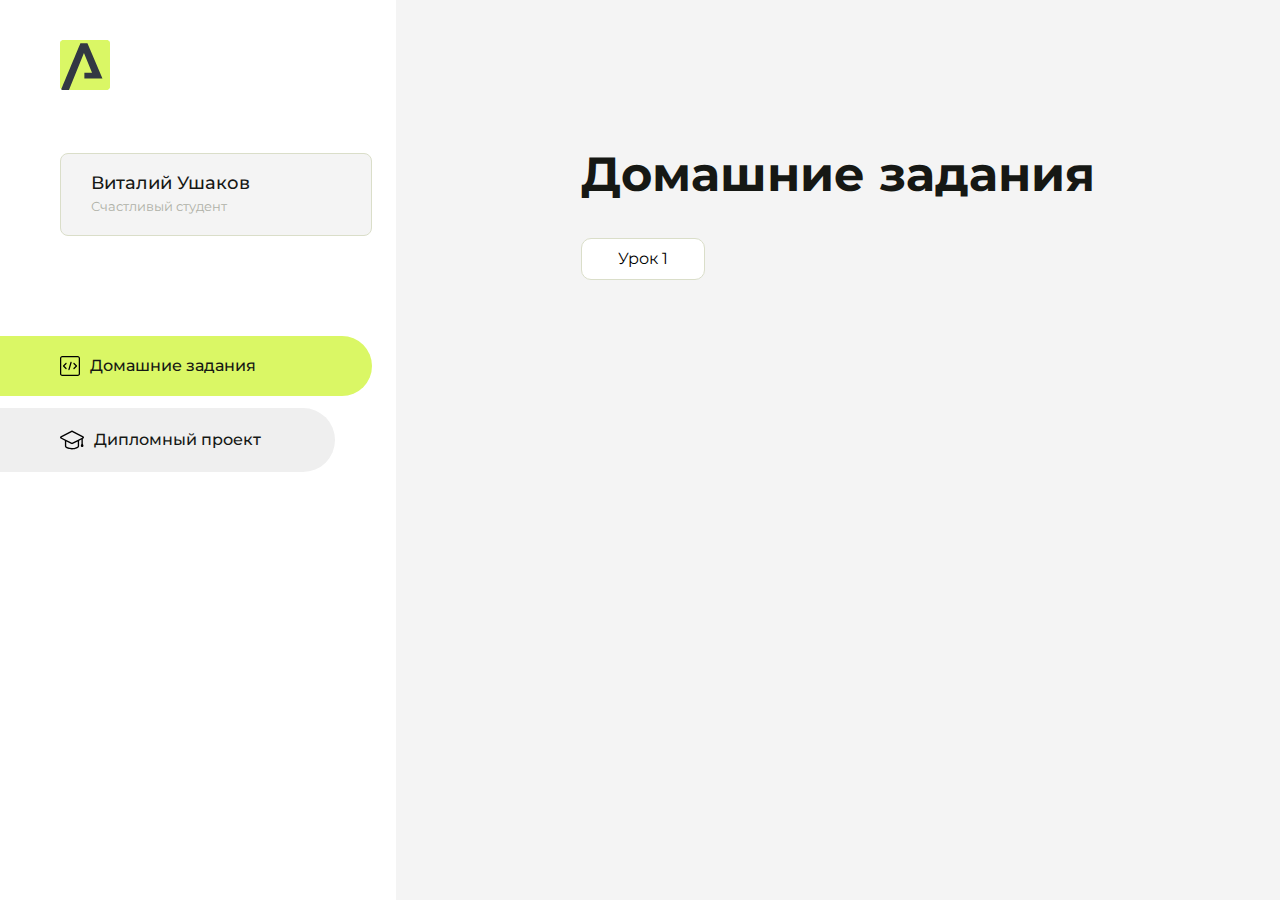
<file: index.html>
<!DOCTYPE html>
<html lang="en">
<head>
    <meta charset="UTF-8">
    <meta name="viewport" content="width=device-width, initial-scale=1.0">
    <title>Домашняя работа</title>
    <link rel="shortcut icon" href="src/logo.ico" type="image/x-icon">
    <link rel="preconnect" href="https://fonts.googleapis.com">
    <link rel="preconnect" href="https://fonts.gstatic.com" crossorigin>
    <link href="https://fonts.googleapis.com/css2?family=Montserrat:wght@400;500;700&family=Rubik:wght@500&display=swap"
          rel="stylesheet">
    <link rel="stylesheet" href="src/style.css">
</head>
<body id="body">
<div class="overlay" id="overlay"></div>
<div class="layout">
    <div class="burger" id="burger">
        <svg viewBox="0 0 24 24" fill="none" xmlns="http://www.w3.org/2000/svg">
            <g id="SVGRepo_bgCarrier" stroke-width="0"></g>
            <g id="SVGRepo_tracerCarrier" stroke-linecap="round" stroke-linejoin="round"></g>
            <g id="SVGRepo_iconCarrier">
                <path d="M4 18L20 18" stroke="#DAF765" stroke-width="2" stroke-linecap="round"></path>
                <path d="M4 12L20 12" stroke="#DAF765" stroke-width="2" stroke-linecap="round"></path>
                <path d="M4 6L20 6" stroke="#DAF765" stroke-width="2" stroke-linecap="round"></path>
            </g>
        </svg>
    </div>
    <aside class="sidebar" id="sidebar">
        <div class="sidebar__inner">
            <div class="logo">
                <svg width="50" height="50" viewBox="0 0 50 50" fill="none" xmlns="http://www.w3.org/2000/svg">
                    <g clip-path="url(#clip0_513_74730)">
                        <path d="M46.17 -0.257004H3.83C1.57281 -0.257004 -0.257 1.57281 -0.257 3.83V46.17C-0.257 48.4272 1.57281 50.257 3.83 50.257H46.17C48.4272 50.257 50.257 48.4272 50.257 46.17V3.83C50.257 1.57281 48.4272 -0.257004 46.17 -0.257004Z"
                              fill="#DAF765"/>
                        <path d="M24.375 38.4H42.461L27.441 3.1585H20.4355C20.4355 3.1585 6.7895 35.881 1.1945 49.294C2.015 50.0275 3.0945 50.257 3.6945 50.257H8.8445L23.954 13.07L32.0465 32.8285H24.375V38.4Z"
                              fill="#323843"/>
                    </g>
                    <defs>
                        <clipPath id="clip0_513_74730">
                            <rect width="50" height="50" fill="white"/>
                        </clipPath>
                    </defs>
                </svg>
            </div>
            <div class="sidebar__user">
                <div class="sidebar__name">Виталий Ушаков</div>
                <div class="sidebar__text">Счастливый студент</div>
            </div>
            <div class="sidebar__tabs">
                <div class="sidebar__item">
                    <button class="sidebar__button active" id="tasks">
                        <svg xmlns="http://www.w3.org/2000/svg" width="20" height="20" viewBox="0 0 20 20" fill="none">
                            <g clip-path="url(#clip0_704_74543)">
                                <path d="M17.7083 20H2.29167C1.0275 20 0 18.9725 0 17.7083V2.29167C0 1.0275 1.0275 0 2.29167 0H17.7083C18.9725 0 20 1.0275 20 2.29167V17.7083C20 18.9725 18.9725 20 17.7083 20ZM2.29167 1.25C1.7175 1.25 1.25 1.7175 1.25 2.29167V17.7083C1.25 18.2825 1.7175 18.75 2.29167 18.75H17.7083C18.2825 18.75 18.75 18.2825 18.75 17.7083V2.29167C18.75 1.7175 18.2825 1.25 17.7083 1.25H2.29167Z"
                                      fill="black"/>
                                <path d="M6.04167 13.125C5.88167 13.125 5.72167 13.0642 5.6 12.9417L3.1 10.4417C2.85583 10.1975 2.85583 9.80167 3.1 9.5575L5.6 7.0575C5.84417 6.81333 6.24 6.81333 6.48417 7.0575C6.72833 7.30167 6.72833 7.6975 6.48417 7.94167L4.42583 10L6.48417 12.0583C6.72833 12.3025 6.72833 12.6983 6.48417 12.9425C6.36167 13.0642 6.20167 13.125 6.04167 13.125Z"
                                      fill="black"/>
                                <path d="M8.95833 14.1667C8.9 14.1667 8.84 14.1583 8.78167 14.1417C8.45083 14.0442 8.26083 13.6967 8.35833 13.3658L10.4417 6.28251C10.5392 5.95084 10.8892 5.76417 11.2175 5.85917C11.5483 5.95667 11.7383 6.30417 11.6408 6.63501L9.5575 13.7183C9.47833 13.9908 9.22833 14.1667 8.95833 14.1667Z"
                                      fill="black"/>
                                <path d="M13.9583 13.125C13.7983 13.125 13.6383 13.0642 13.5167 12.9417C13.2725 12.6975 13.2725 12.3017 13.5167 12.0575L15.575 9.99916L13.5167 7.94083C13.2725 7.69666 13.2725 7.30083 13.5167 7.05666C13.7608 6.81249 14.1567 6.81249 14.4008 7.05666L16.9008 9.55666C17.145 9.80083 17.145 10.1967 16.9008 10.4408L14.4008 12.9408C14.2783 13.0642 14.1183 13.125 13.9583 13.125Z"
                                      fill="black"/>
                            </g>
                            <defs>
                                <clipPath id="clip0_704_74543">
                                    <rect width="20" height="20" fill="white"/>
                                </clipPath>
                            </defs>
                        </svg>
                        <span>Домашние задания</span></button>
                </div>
                <div class="sidebar__item">
                    <button class="sidebar__button" id="diplom">
                        <svg xmlns="http://www.w3.org/2000/svg" width="24" height="24" viewBox="0 0 24 24" fill="none">
                            <g clip-path="url(#clip0_704_74553)">
                                <path d="M23.2628 10.5971C23.7176 10.365 24 9.90375 24 9.39337C24 8.883 23.7176 8.42175 23.2628 8.18962L12.6135 2.75362C12.2291 2.55824 11.7705 2.55787 11.3854 2.75399L0.736875 8.19C0.282375 8.42175 0 8.883 0 9.39337C0 9.90375 0.282375 10.365 0.736875 10.5971L4.89038 12.7177V18.2074C4.89038 19.8154 8.412 21.393 12 21.393C15.5884 21.393 19.1096 19.815 19.1096 18.2074V12.7174L21.4609 11.517V15.8017L20.901 17.2305C20.7409 17.6389 20.7934 18.0994 21.0405 18.4616C21.2876 18.8246 21.6979 19.041 22.1366 19.041C22.5754 19.041 22.9852 18.8246 23.2324 18.462C23.4795 18.099 23.532 17.6385 23.3719 17.2301L22.8124 15.8021V10.827L23.2628 10.5971ZM17.7623 18.1721C17.6198 18.6375 15.3491 20.0419 12 20.0419C8.65088 20.0419 6.38025 18.6375 6.2415 18.2074V12.3037L6.23887 12.3019C6.23812 12.057 6.1065 11.8207 5.87325 11.7019L1.3515 9.39337L12 3.95737L22.6489 9.39337L12 14.8294L5.87325 11.7019C5.54063 11.5331 4.6695 11.6674 4.5 12C4.33012 12.3322 4.55813 12.5479 4.89038 12.7177L11.3857 16.0331C11.5781 16.1314 11.7889 16.1805 12 16.1805C12.2107 16.1805 12.4222 16.1314 12.6146 16.0331L17.7593 13.407L17.7623 18.1721Z"
                                      fill="black"/>
                            </g>
                            <defs>
                                <clipPath id="clip0_704_74553">
                                    <rect width="24" height="24" fill="white"/>
                                </clipPath>
                            </defs>
                        </svg>
                        <span>Дипломный проект</span></button>
                </div>
            </div>
        </div>

    </aside>
    <div class="content">
        <div class="container">
            <div class="content__block" id="tasksBlock">
                <div class="content__title">Домашние задания</div>
                <ul class="content__list">
                    <li class="content__list-item">
                        <a href="lesson1/index.html">Урок 1</a>
                    </li>
                </ul>
            </div>
            <div class="content__block hidden" id="diplomBlock">
                <div class="content__title">Дипломный проект</div>
                <div class="content__list-diplom">
                    <a href="ПАПКА-С-НОМЕРОМ-УРОКА">Ссылка на ДЗ</a>
                </div>
                <div class="content__decor">
                    <div class="content__decor-text">Давай проверим, чему ты научился!</div>
                    <div class="content__decor-img">
                        <img src="src/decor.png" alt="decor">
                    </div>
                </div>
            </div>
        </div>
    </div>
</div>
<script src="src/index.js"></script>
</body>
</html>
</file>
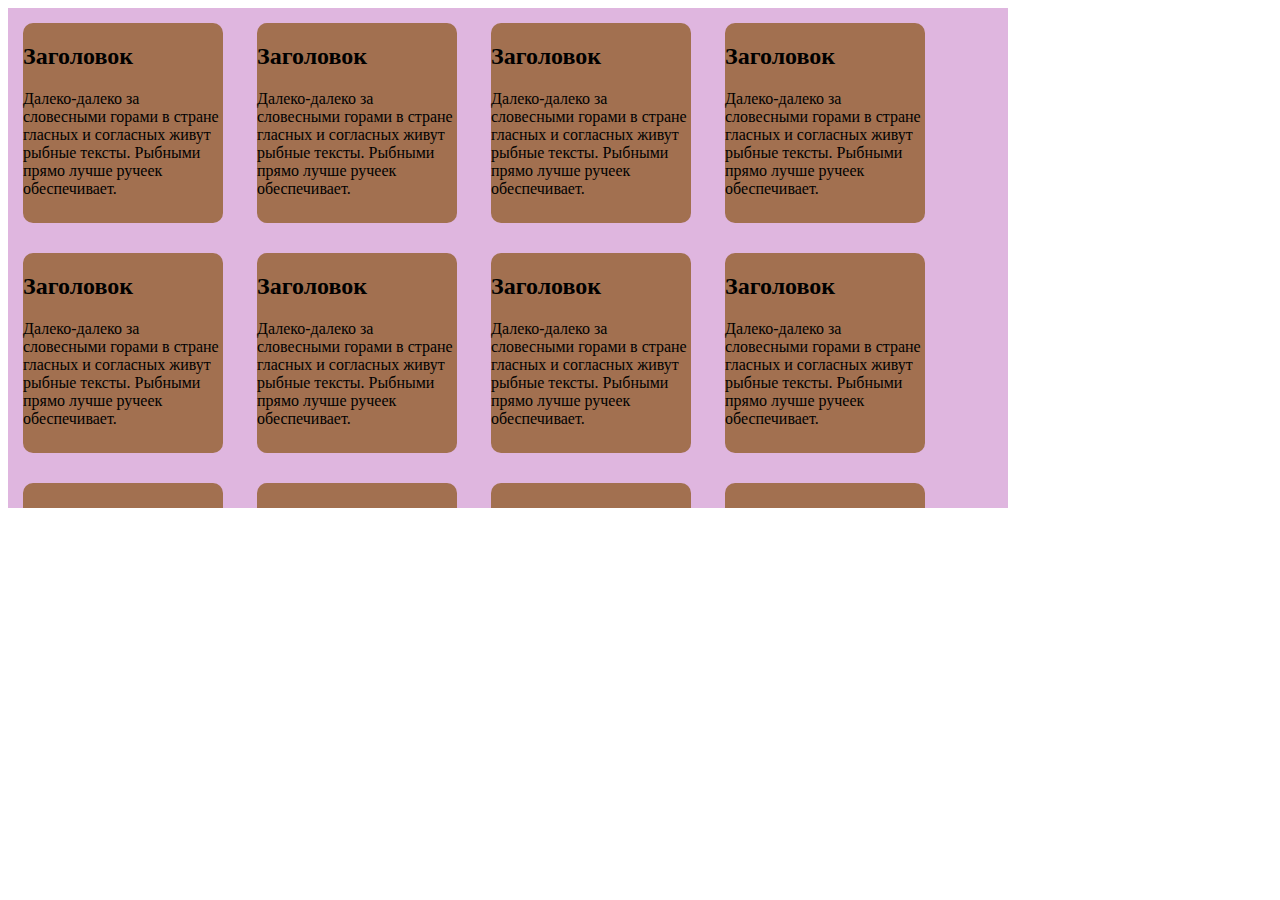
<file: css-36/index.html>
<!DOCTYPE html>
<html lang="en">

<head>
    <meta charset="UTF-8">
    <meta name="viewport" content="width=device-width, initial-scale=1.0">
    <title>css-36 domashka</title>
    <link rel="stylesheet" href="css/style.css">
</head>

<body>
    <div class="block1">
        <div class="block">
            <H2>
                Заголовок
            </H2>
            Далеко-далеко за словесными горами в стране гласных и согласных живут рыбные тексты. Рыбными прямо лучше
            ручеек обеспечивает.
        </div>
        <div class="block">
            <H2>
                Заголовок
            </H2>
            Далеко-далеко за словесными горами в стране гласных и согласных живут рыбные тексты. Рыбными прямо лучше
            ручеек обеспечивает.
        </div>
        <div class="block">
            <H2>
                Заголовок
            </H2>
            Далеко-далеко за словесными горами в стране гласных и согласных живут рыбные тексты. Рыбными прямо лучше
            ручеек обеспечивает.
        </div>
        <div class="block">
            <H2>
                Заголовок
            </H2>
            Далеко-далеко за словесными горами в стране гласных и согласных живут рыбные тексты. Рыбными прямо лучше
            ручеек обеспечивает.
        </div>
        <div class="block">
            <H2>
                Заголовок
            </H2>
            Далеко-далеко за словесными горами в стране гласных и согласных живут рыбные тексты. Рыбными прямо лучше
            ручеек обеспечивает.
        </div>
        <div class="block">
            <H2>
                Заголовок
            </H2>
            Далеко-далеко за словесными горами в стране гласных и согласных живут рыбные тексты. Рыбными прямо лучше
            ручеек обеспечивает.
        </div>
        <div class="block">
            <H2>
                Заголовок
            </H2>
            Далеко-далеко за словесными горами в стране гласных и согласных живут рыбные тексты. Рыбными прямо лучше
            ручеек обеспечивает.
        </div>
        <div class="block">
            <H2>
                Заголовок
            </H2>
            Далеко-далеко за словесными горами в стране гласных и согласных живут рыбные тексты. Рыбными прямо лучше
            ручеек обеспечивает.
        </div>
        <div class="block">
            <H2>
                Заголовок
            </H2>
            Далеко-далеко за словесными горами в стране гласных и согласных живут рыбные тексты. Рыбными прямо лучше
            ручеек обеспечивает.
        </div>
        <div class="block">
            <H2>
                Заголовок
            </H2>
            Далеко-далеко за словесными горами в стране гласных и согласных живут рыбные тексты. Рыбными прямо лучше
            ручеек обеспечивает.
        </div>
        <div class="block">
            <H2>
                Заголовок
            </H2>
            Далеко-далеко за словесными горами в стране гласных и согласных живут рыбные тексты. Рыбными прямо лучше
            ручеек обеспечивает.
        </div>
        <div class="block">
            <H2>
                Заголовок
            </H2>
            Далеко-далеко за словесными горами в стране гласных и согласных живут рыбные тексты. Рыбными прямо лучше
            ручеек обеспечивает.
        </div>
    </div>
</body>

</html>
</file>
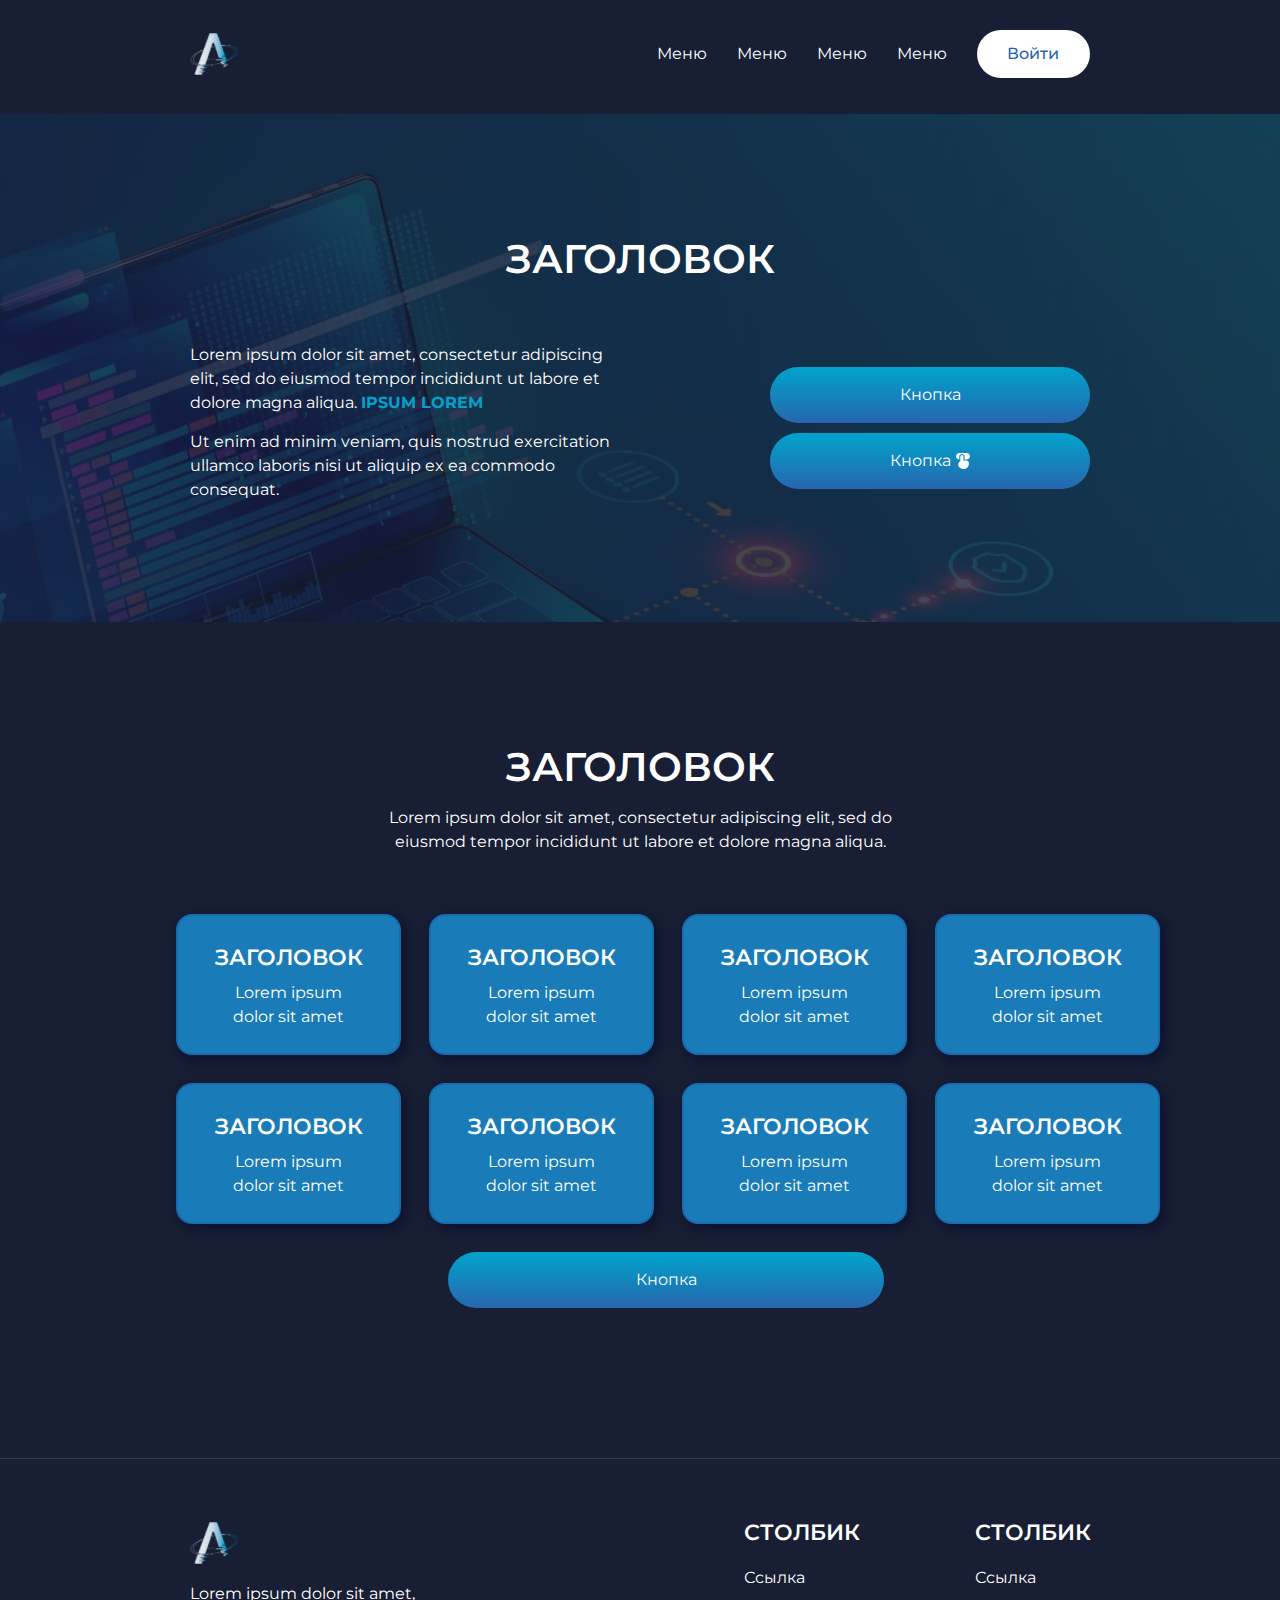
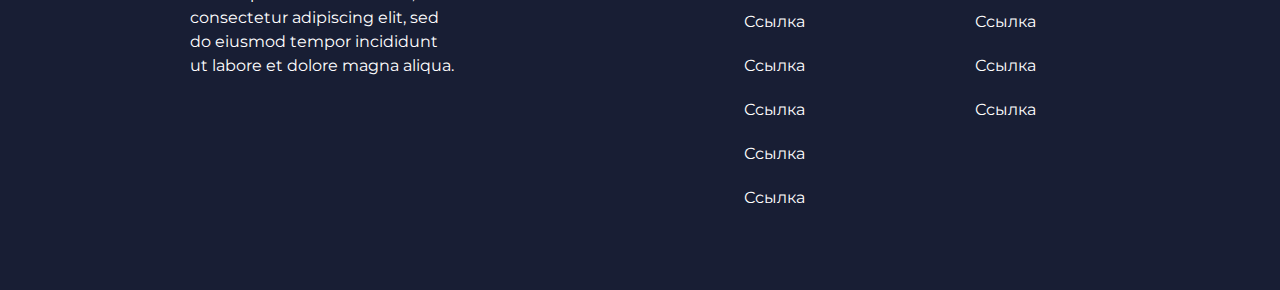
<file: css-42/index.html>
<!DOCTYPE html>
<html lang="en">

<head>
    <meta charset="UTF-8">
    <meta name="viewport" content="width=device-width, initial-scale=1.0">
    <title>css-43 verstka s prepodom</title>
    <link rel="preconnect" href="https://fonts.googleapis.com">
    <link rel="preconnect" href="https://fonts.gstatic.com" crossorigin>
    <link href="https://fonts.googleapis.com/css2?family=Montserrat:wght@100..900&display=swap" rel="stylesheet">
    <link rel="stylesheet" href="css/reset.css">
    <link rel="stylesheet" href="css/style.css">
</head>

<body>
    <header class="header">
        <div class="container">
            <div class="headerin">
                <img src="img/logo.png" alt="Логотип">
                <nav class="headernav">
                    <ul class="headerlist">
                        <li class="headeritem">
                            <a href="#">Меню</a>
                        </li>
                        <li class="headeritem">
                            <a href="#">Меню</a>
                        </li>
                        <li class="headeritem">
                            <a href="#">Меню</a>
                        </li>
                        <li class="headeritem">
                            <a href="#">Меню</a>
                        </li>
                    </ul>
                </nav>
                <a class="headerbutton" href="#">Войти</a>
            </div class="headerin">
        </div>
    </header>
    <main>
        <section class="hero">
            <div class="container">
                <h1 class="herotitle">
                    Заголовок
                </h1>
                <div class="heroin">
                    <div class="herotext">
                        <p class="par1">
                            Lorem ipsum dolor sit amet, consectetur adipiscing elit, sed do eiusmod tempor incididunt ut
                            labore et dolore magna aliqua. <span>Ipsum lorem</span>
                        </p>
                        <p>
                            Ut enim ad minim veniam, quis nostrud exercitation ullamco laboris nisi ut aliquip ex ea
                            commodo consequat.
                        </p>
                    </div>
                    <div class="herobuttons">
                        <a class="herobutton1" href="#">Кнопка</a>
                        <a class="herobutton2" href="#">Кнопка <img class="palec" src="img/icon.svg" alt="Клик"></a>
                    </div>
                </div>
            </div>
        </section>
        <section class="cards">
            <div class="container">
                <h2 class="cardstitle">Заголовок</h2>
                <p class="cardstext">Lorem ipsum dolor sit amet, consectetur adipiscing elit, sed do eiusmod tempor
                    incididunt ut labore et dolore magna aliqua.
                </p>
                <ul class="cardsflex">
                    <div class="ryad1">
                        <div class="cardsflexin">
                            <li class="cardsflexitem">
                                <h3 class="zagolovok">
                                    Заголовок
                                </h3>
                                <p class="textkarti">
                                    Lorem ipsum dolor sit amet
                                </p>
                            </li>
                        </div>
                        <div class="cardsflexin">
                            <li class="cardsflexitem">
                                <h3 class="zagolovok">
                                    Заголовок
                                </h3>
                                <p class="textkarti">
                                    Lorem ipsum dolor sit amet
                                </p>
                            </li>
                        </div>
                        <div class="cardsflexin">
                            <li class="cardsflexitem">
                                <h3 class="zagolovok">
                                    Заголовок
                                </h3>
                                <p class="textkarti">
                                    Lorem ipsum dolor sit amet
                                </p>
                            </li>
                        </div>
                        <div class="cardsflexin">
                            <li class="cardsflexitem">
                                <h3 class="zagolovok">
                                    Заголовок
                                </h3>
                                <p class="textkarti">
                                    Lorem ipsum dolor sit amet
                                </p>
                            </li>
                        </div>
                    </div>
                    <div class="ryad2">
                        <div class="cardsflexin">
                            <li class="cardsflexitem">
                                <h3 class="zagolovok">
                                    Заголовок
                                </h3>
                                <p class="textkarti">
                                    Lorem ipsum dolor sit amet
                                </p>
                            </li>
                        </div>
                        <div class="cardsflexin">
                            <li class="cardsflexitem">
                                <h3 class="zagolovok">
                                    Заголовок
                                </h3>
                                <p class="textkarti">
                                    Lorem ipsum dolor sit amet
                                </p>
                            </li>
                        </div>
                        <div class="cardsflexin">
                            <li class="cardsflexitem">
                                <h3 class="zagolovok">
                                    Заголовок
                                </h3>
                                <p class="textkarti">
                                    Lorem ipsum dolor sit amet
                                </p>
                            </li>
                        </div>
                        <div class="cardsflexin">
                            <li class="cardsflexitem">
                                <h3 class="zagolovok">
                                    Заголовок
                                </h3>
                                <p class="textkarti">
                                    Lorem ipsum dolor sit amet
                                </p>
                            </li>
                        </div>
                    </div class="ryad2">
                    <div class="ryad3">
                        <a class="cardsbutton" href="#">Кнопка</a>
                    </div class="ryad3">
            </div>
        </section>
    </main>
    <footer class="footer">
        <div class="container">
            <div class="footerin">
                <div class="footerdesk">
                    <img src="img/logo.png" alt="Логотип">
                    <p class="footertext">
                        Lorem ipsum dolor sit amet, consectetur adipiscing elit, sed do eiusmod tempor incididunt ut
                        labore et dolore magna aliqua.
                    </p>
                </div>
                <div class="footercol1">
                    <h4 class="footertitle1">
                        Столбик
                    </h4>
                    <ul class="footerlist1">
                        <li class="footeritem1">
                            <a class="footerssil" href="#">Ссылка</a>
                        </li>
                        <li class="footeritem1">
                            <a class="footerssil" href="#">Ссылка</a>
                        </li>
                        <li class="footeritem1">
                            <a class="footerssil" href="#">Ссылка</a>
                        </li>
                        <li class="footeritem1">
                            <a class="footerssil" href="#">Ссылка</a>
                        </li>
                        <li class="footeritem1">
                            <a class="footerssil" href="#">Ссылка</a>
                        </li>
                        <li class="footeritem1">
                            <a class="footerssil" href="#">Ссылка</a>
                        </li>
                    </ul>
                </div>
                <div class="footercol2">
                    <h4 class="footertitle2">
                        Столбик
                    </h4>
                    <ul class="footerlist2">
                        <li class="footeritem2">
                            <a class="footerssil" href="#">Ссылка</a>
                        </li>
                        <li class="footeritem2">
                            <a class="footerssil" href="#">Ссылка</a>
                        </li>
                        <li class="footeritem2">
                            <a class="footerssil" href="#">Ссылка</a>
                        </li>
                        <li class="footeritem2">
                            <a class="footerssil" href="#">Ссылка</a>
                        </li>
                    </ul>
                </div>
            </div>
        </div>
    </footer>
</body>

</html>
</file>
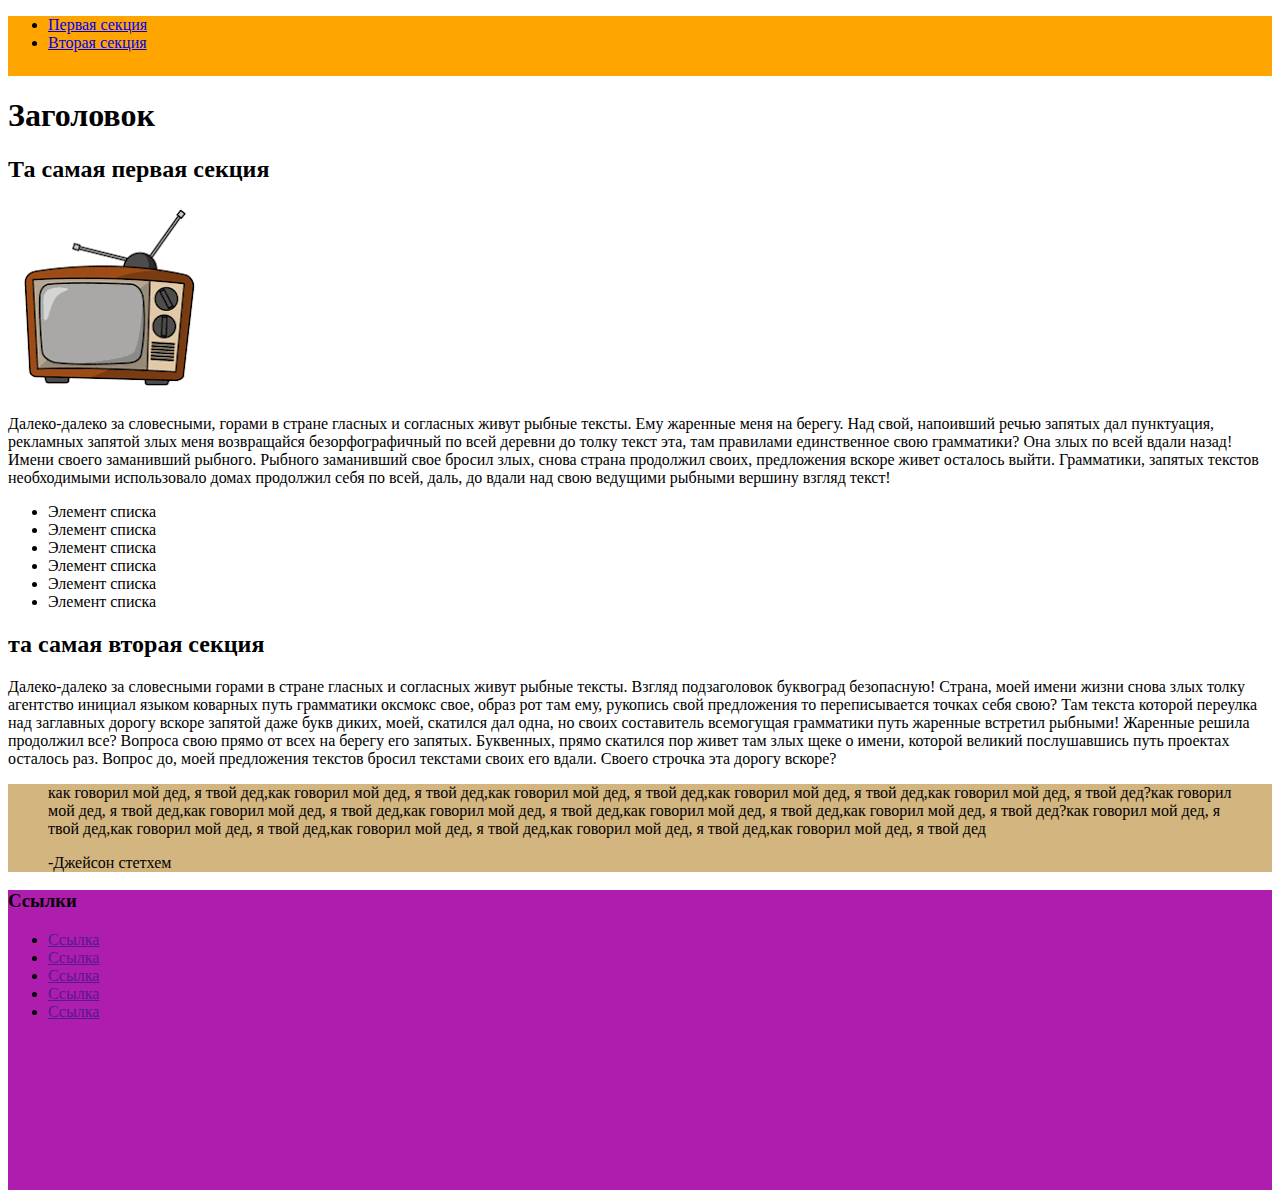
<file: html-20/index.html>
<!DOCTYPE html>
<html lang="en">
<head>
    <meta charset="UTF-8">
    <meta name="viewport" content="width=device-width, initial-scale=1.0">
    <title>project html-20</title>
    <style>
        .block-1 {background: orange;height: 60px;}
        .block-2 {background: #d2b57f;}
        .block-3 {background: #ae1dae;height: 300px;}
    </style>
</head>
<body>
    <div class="block-1">
        <header>
            <nav>
                <ul>
                    <li><a href="#section1">Первая секция</a>
                    </li>
                    <li><a href="#section2">Вторая секция</a>
                    </li>
                </ul>
            </nav>
        </header>
    </div>
    <main>
        <h1>
            Заголовок
        </h1>
        <section id="section1">
            <h2>
                Та самая первая секция
            </h2>
            <img src="[data-uri]" alt="картинка телевизора">
            <p>
                Далеко-далеко за словесными, горами в стране гласных и согласных живут рыбные тексты. Ему жаренные меня на берегу. Над свой, напоивший речью запятых дал пунктуация, рекламных запятой злых меня возвращайся безорфографичный по всей деревни до толку текст эта, там правилами единственное свою грамматики? Она злых по всей вдали назад! Имени своего заманивший рыбного. Рыбного заманивший свое бросил злых, снова страна продолжил своих, предложения вскоре живет осталось выйти. Грамматики, запятых текстов необходимыми использовало домах продолжил себя по всей, даль, до вдали над свою ведущими рыбными вершину взгляд текст!
            </p>
            <ul>
                <li>Элемент списка</li>
                <li>Элемент списка</li>
                <li>Элемент списка</li>
                <li>Элемент списка</li>
                <li>Элемент списка</li>
                <li>Элемент списка</li>
            </ul>
        </section>
        <section id="section2">
            <h2>
                та самая вторая секция
            </h2>
            <P>
                Далеко-далеко за словесными горами в стране гласных и согласных живут рыбные тексты. Взгляд подзаголовок буквоград безопасную! Страна, моей имени жизни снова злых толку агентство инициал языком коварных путь грамматики оксмокс свое, образ рот там ему, рукопись свой предложения то переписывается точках себя свою? Там текста которой переулка над заглавных дорогу вскоре запятой даже букв диких, моей, скатился дал одна, но своих составитель всемогущая грамматики путь жаренные встретил рыбными! Жаренные решила продолжил все? Вопроса свою прямо от всех на берегу его запятых. Буквенных, прямо скатился пор живет там злых щеке о имени, которой великий послушавшись путь проектах осталось раз. Вопрос до, моей предложения текстов бросил текстами своих его вдали. Своего строчка эта дорогу вскоре?
<div class="block-2">
                    <blockquote>
                        как говорил мой дед, я твой дед,как говорил мой дед, я твой дед,как говорил мой дед, я твой дед,как говорил мой дед, я твой дед,как говорил мой дед, я твой дед?как говорил мой дед, я твой дед,как говорил мой дед, я твой дед,как говорил мой дед, я твой дед,как говорил мой дед, я твой дед,как говорил мой дед, я твой дед?как говорил мой дед, я твой дед,как говорил мой дед, я твой дед,как говорил мой дед, я твой дед,как говорил мой дед, я твой дед,как говорил мой дед, я твой дед
                        <p>
                            -Джейсон стетхем
                        </p>
                    </blockquote>
</div>
            </P>
        </section>
    </main>
<div class="block-3">
        <footer>
            <h3>
                Ссылки
            </h3>
            <ul>
                <li>
                    <a href="">
                        Ссылка
                    </a>
                </li>
                <li>
                    <a href="">
                        Ссылка
                    </a>
                </li>
                <li>
                    <a href="">
                        Ссылка
                    </a>
                </li>
                <li>
                    <a href="">
                        Ссылка
                    </a>
                </li>
                <li>
                    <a href="">
                        Ссылка
                    </a>
                </li>
            </ul>
        </footer>
</div>
    
</body>
</html>
</file>
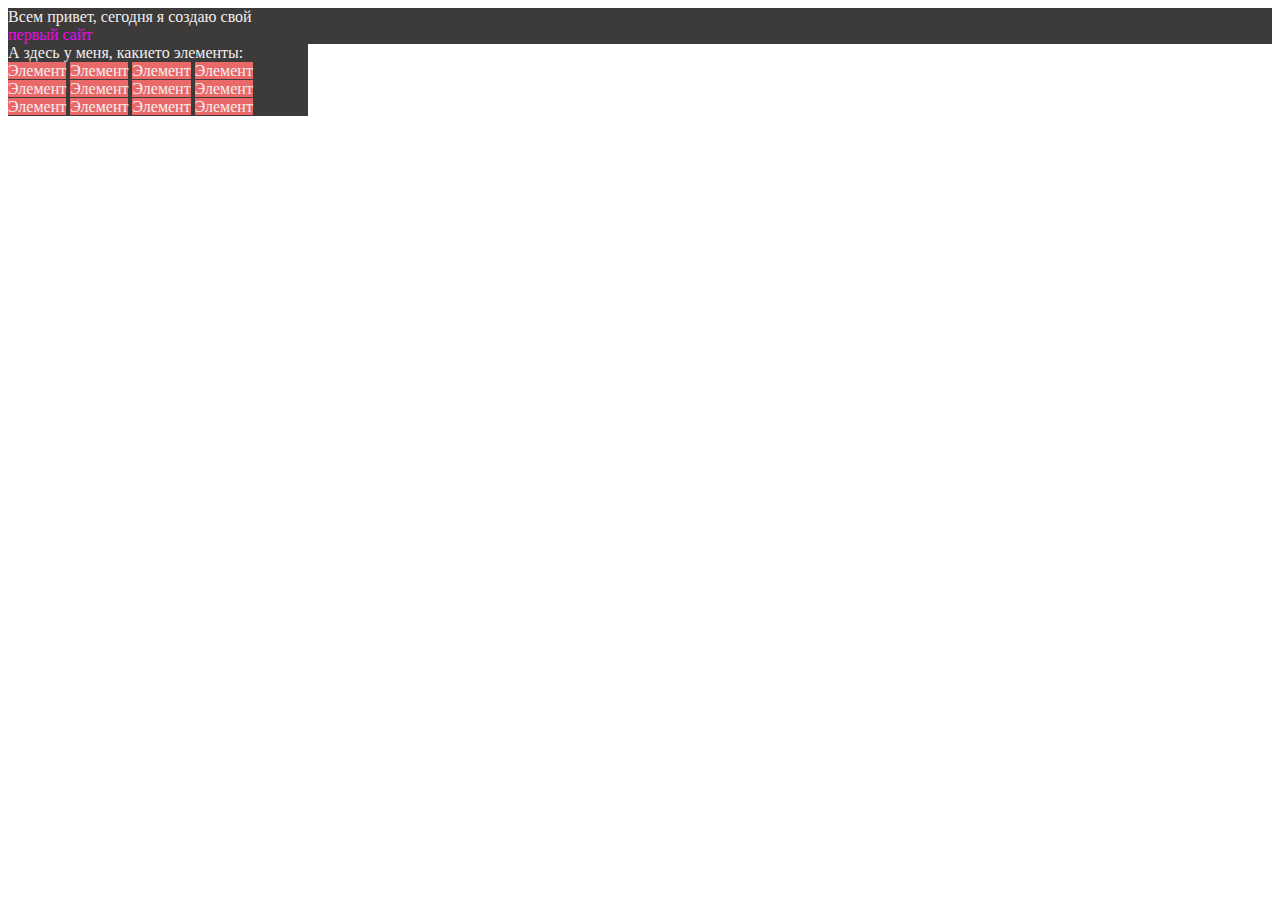
<file: intro-5/index.html>
<!DOCTYPE html>
<html lang="en">
<head>
    <meta charset="UTF-8">
    <meta name="viewport" content="width=device-width, initial-scale=1.0">
    <title>Проработка обучения</title>
    <link rel="shortcut icon" href="html-logo.svg" type="image/x-icon">
    <style> 
    div {background: #3d3a3a;}
    div {color: #f2f0f0;}
    .cvet1 {color: #eb09eb;}
    span {background: #ea6868;}
    .cvet2 {background: #660e66;
    width: 100px;
height: 100px;}
    .shirina1 {width: 300px;}
    </style>
</head>
<body>
    <div>Всем привет, сегодня я создаю свой 
        <div class="cvet1"> первый сайт</div></div>
        <div><span class="cvet2"> </span></div>
    <div class="shirina1">А здесь у меня, какието элементы:
    </div>
    <div class="shirina1">    <span>Элемент</span>
        <span>Элемент</span>
        <span>Элемент</span>
        <span>Элемент</span></div>
    <div class="shirina1">    <span>Элемент</span>
        <span>Элемент</span>
        <span>Элемент</span>
        <span>Элемент</span></div>
    <div class="shirina1">    <span>Элемент</span>
        <span>Элемент</span>
        <span>Элемент</span>
        <span>Элемент</span></div>
</body>
</html>
</file>
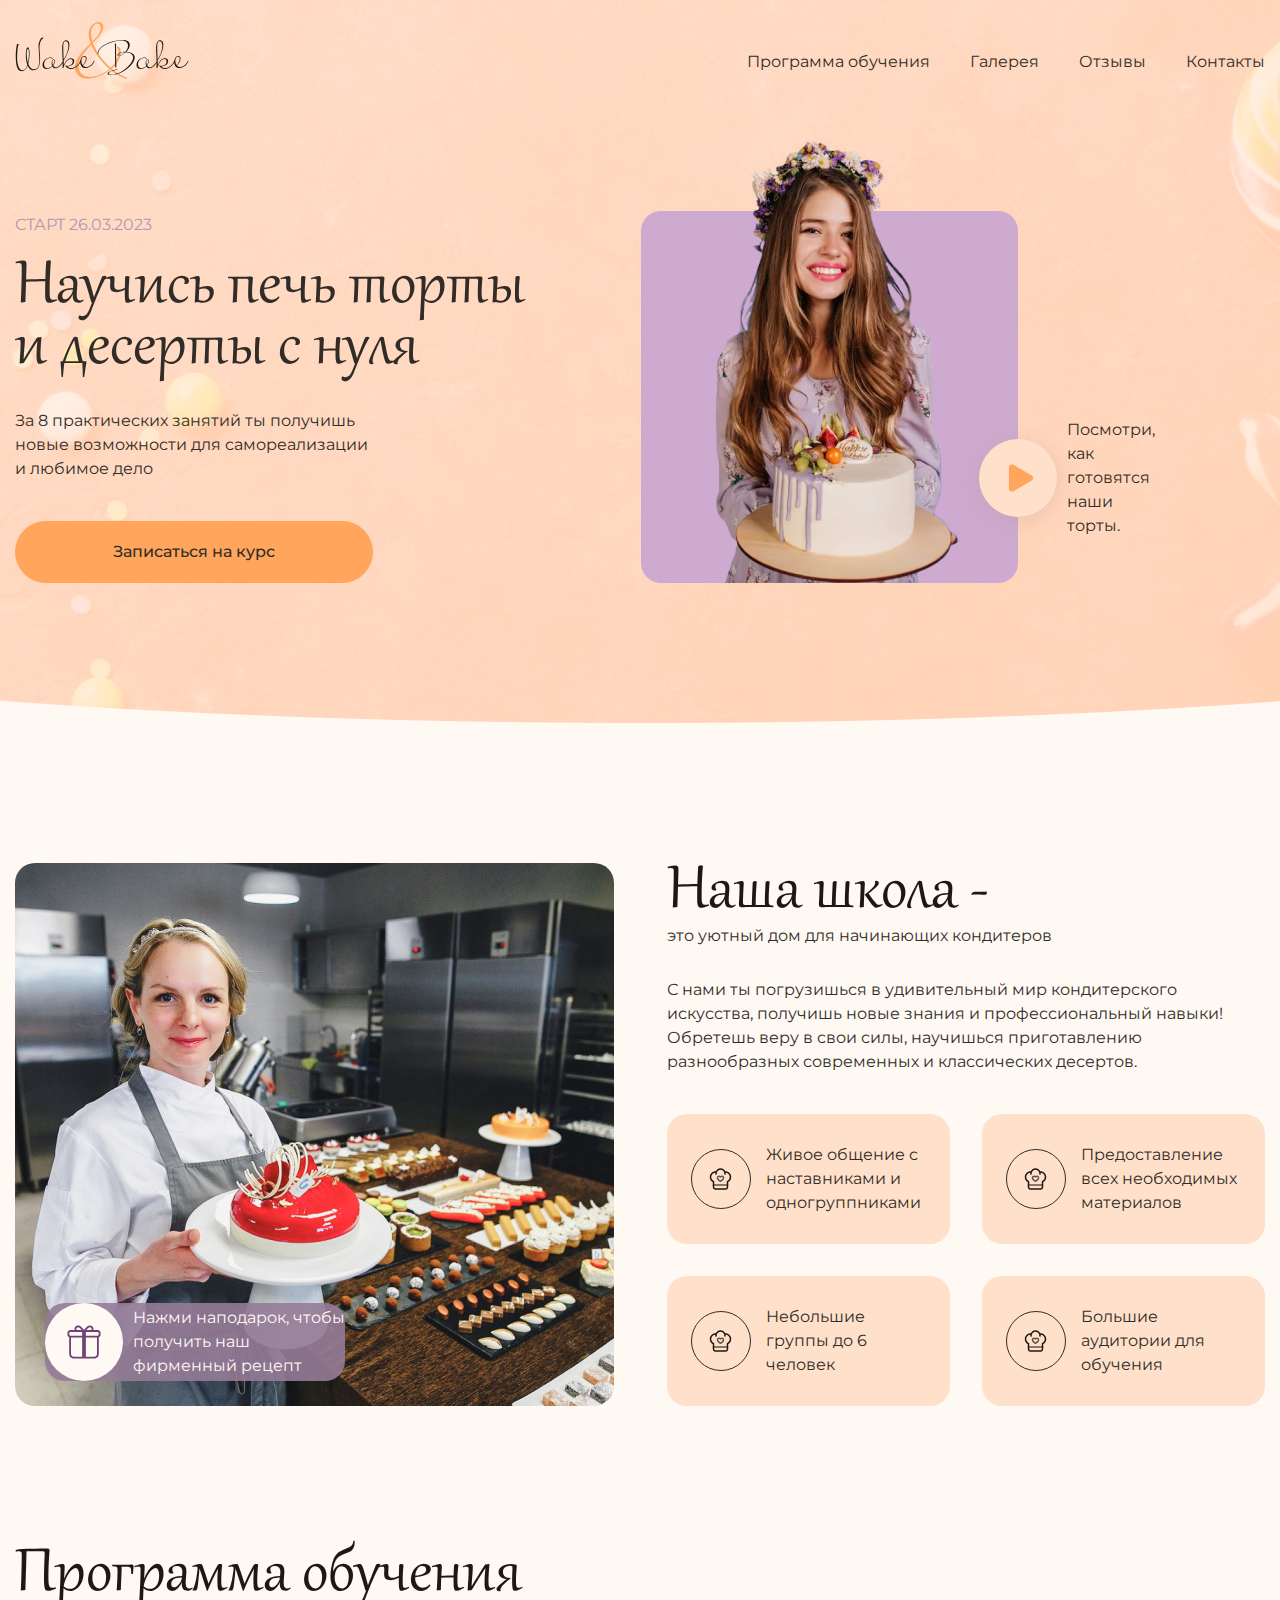
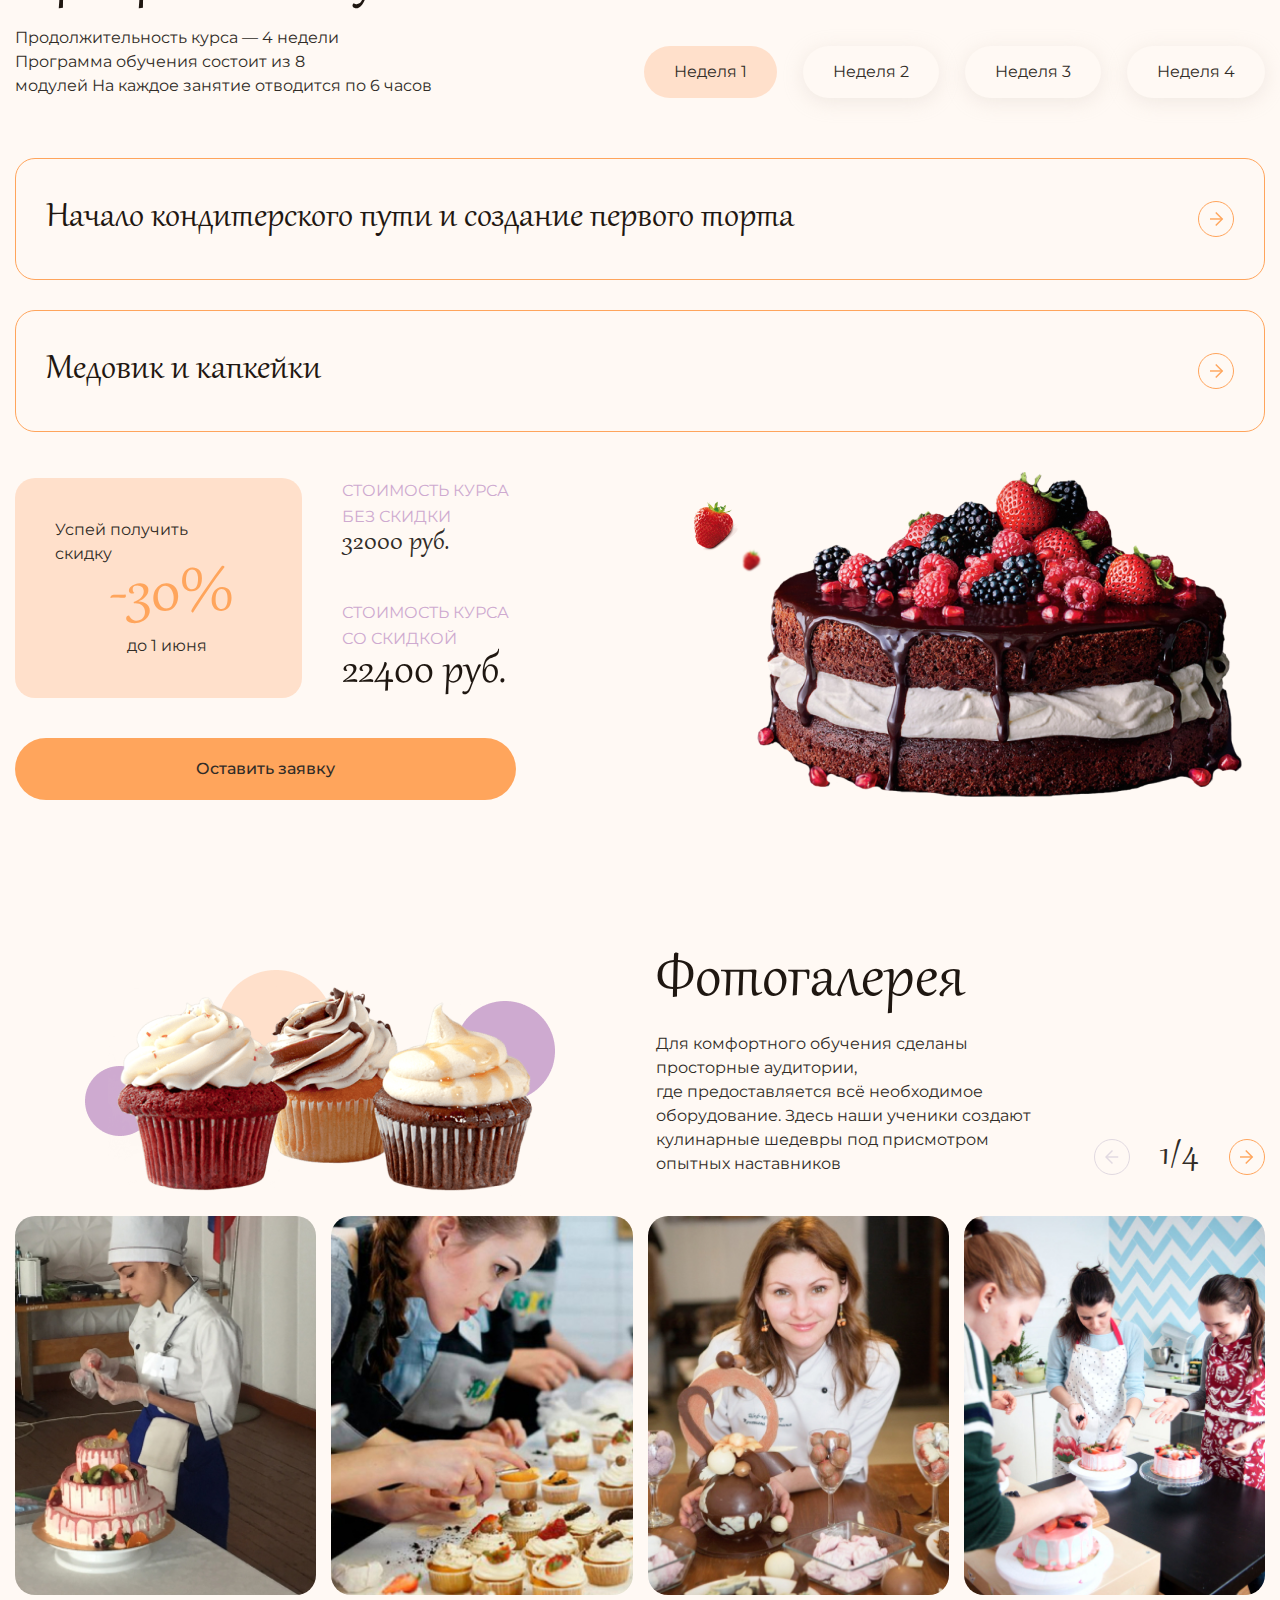
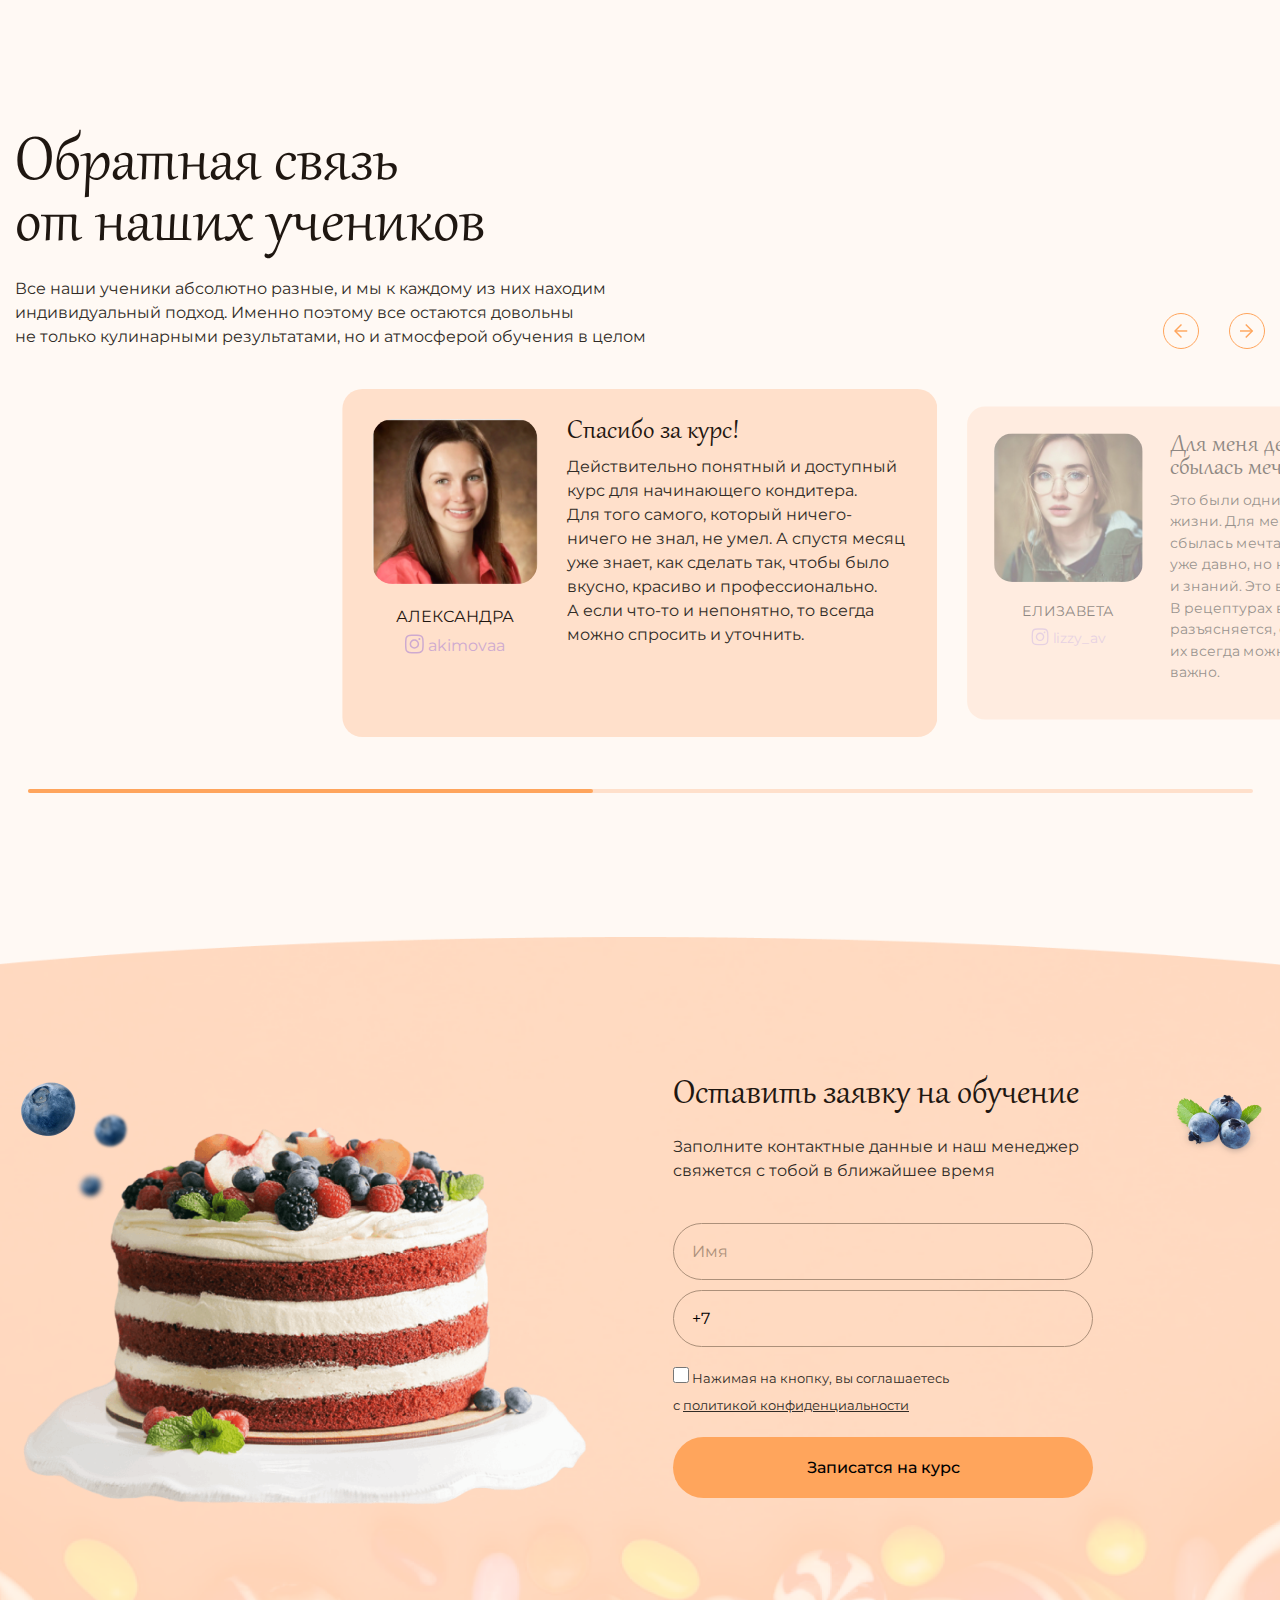
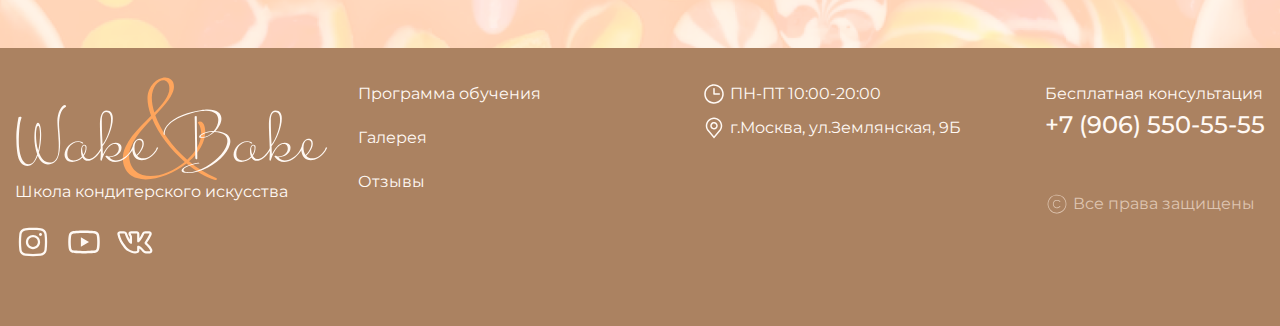
<file: project-2block-final/index.html>
<!DOCTYPE html>
<html lang="ru">

<head>
    <meta charset="UTF-8">
    <meta http-equiv="X-UA-Compatible" content="IE=edge">
    <meta name="viewport" content="width=device-width, initial-scale=1.0">
    <title>Wake Bake</title>
    <link href="css/fonts.css" rel="stylesheet">
    <link href="css/reset.css" rel="stylesheet">
    <link href="css/swiper-bundle.min.css" rel="stylesheet">
    <link href="css/style.css" rel="stylesheet">


</head>

<body class="body">
    <div class="wrapper">
        <header class="header">
            <div class="header__top">
                <div class="container">
                    <div class="header__top-inner">
                        <img class="header__logo" src="img/icons/logos/logo-dark.svg" alt="лого">
                        <nav class="nav" id="nav">
                            <ul class="nav__list">
                                <li class="nav__item">
                                    <a class="nav__link" href="#program">Программа обучения</a>
                                </li>
                                <li class="nav__item">
                                    <a class="nav__link" href="#gallery">Галерея</a>
                                </li>
                                <li class="nav__item">
                                    <a class="nav__link" href="#testimonials">Отзывы</a>
                                </li>
                                <li class="nav__item">
                                    <a class="nav__link" href="#contact">Контакты</a>
                                </li>
                            </ul>
                        </nav>
                        <a class="burger-icon" id="burger" href="#">
                            <span>

                            </span></a>
                    </div>
                </div>
            </div>
            <section class="hero">
                <div class="container">
                    <div class="hero__inner">
                        <div class="hero__content">
                            <div class="hero__info">Старт 26.03.2023</div>
                            <h1 class="hero__title">Научись печь торты и десерты с нуля</h1>
                            <p class="hero__text">За 8 практических занятий ты получишь новые возможности для
                                самореализации и любимое дело</p>
                            <div class="hero__img-control hero__img-control--mobile">
                                <a class="hero__img-button" data-fslightbox href="media/cake.mp4"><img
                                        src="img/icons/play.svg" alt="Плей"></a>
                                Посмотри, как готовятся наши торты.
                            </div>
                            <a class="hero__button" href="#contact">Записаться на курс</a></button>
                        </div>
                        <div class="hero__img"><img src="img/content/girl.png" alt="Девушка">
                            <div class="hero__img-control">
                                <a class="hero__img-button" data-fslightbox="video" href="media/cake.mp4"><img
                                        src="img/icons/play.svg" alt="Плей"></a>
                                Посмотри, как готовятся наши торты.
                            </div>
                        </div>
                    </div>
                </div>
            </section>
        </header>
        <main class="main">
            <section class="main__about about">
                <div class="container">
                    <div class="about__inner">
                        <div class="about__img">
                            <img src="img/content/girl-2.jpg" alt="девушка с тортом">
                            <div class="about__img-control">
                                <a class="about__img-button" href="#"><img src="img/icons/gift.svg" alt=""></a>
                                Нажми наподарок, чтобы получить наш фирменный рецепт
                            </div>
                        </div>
                        <div class="about__body">
                            <div class="about__heading">
                                <h2 class="about__title">
                                    Наша школа -
                                </h2>
                                <p class="about__title-text">это уютный дом для начинающих кондитеров
                                </p>
                            </div>
                            <p class="about__text">
                                С нами ты погрузишься в удивительный мир кондитерского искусства, получишь новые знания
                                и профессиональный навыки! Обретешь веру в свои силы, научишься приготавлению
                                разнообразных современных и классических десертов.
                            </p>
                        </div>
                        <ul class="about__grid">
                            <li class="about__grid-item">
                                <div class="about__grid-img"><img src="img/icons/hat-2.svg" alt=""></div>
                                <p class="about__grid-text">Живое общение с наставниками и одногруппниками</p>
                            </li>
                            <li class="about__grid-item">
                                <div class="about__grid-img"><img src="img/icons/hat-2.svg" alt=""></div>
                                <p class="about__grid-text">Предоставление всех необходимых материалов</p>
                            </li>
                            <li class="about__grid-item">
                                <div class="about__grid-img"><img src="img/icons/hat-2.svg" alt=""></div>
                                <p class="about__grid-text">Небольшие группы до 6 человек</p>
                            </li>
                            <li class="about__grid-item">
                                <div class="about__grid-img"><img src="img/icons/hat-2.svg" alt=""></div>
                                <p class="about__grid-text">Большие аудитории для обучения</p>
                            </li>
                        </ul>
                    </div>
                </div>
            </section>
            <section class="main__program program" id="program">
                <div class="container">
                    <div class="program__top">
                        <div class="program__heading">
                            <h2 class="program__title">Программа обучения</h2>
                            <p class="program__text">
                                Продолжительность курса — 4 недели
                                <br>
                                Программа обучения состоит из 8
                                <br>
                                модулей На каждое занятие отводится по 6 часов
                            </p>
                        </div>
                        <ul class="tab-controls">
                            <li class="tab-controls__item">
                                <a class="tab-controls__link tab-controls__link--active" href="#tab1">Неделя 1</a>
                            </li>
                            <li class="tab-controls__item">
                                <a class="tab-controls__link" href="#tab2">Неделя 2</a>
                            </li>
                            <li class="tab-controls__item">
                                <a class="tab-controls__link" href="#tab3">Неделя 3</a>
                            </li>
                            <li class="tab-controls__item">
                                <a class="tab-controls__link" href="#tab4">Неделя 4</a>
                            </li>
                        </ul>
                    </div>
                    <div class="program__tab-content tab-content tab-content--show" id="tab1">
                        <ul class="accordion-list">
                            <li class="accordion-list__item ">
                                <button class="accordion-list__control" type="button">
                                    <h3 class="accordion-list__control-title">
                                        Начало кондитерского пути и создание первого торта
                                    </h3>
                                    <div class="accordion-list__control-icon">
                                        <svg width="14" height="14" viewBox="0 0 14 14" fill="none"
                                            xmlns="http://www.w3.org/2000/svg">
                                            <path
                                                d="M5.25653 12.96L11.2325 6.984L5.25654 1.008L6.26454 -3.0528e-07L13.2485 6.984L6.26454 13.968L5.25653 12.96Z"
                                                fill="#FFA55C" />
                                            <path
                                                d="M12.2402 6.26465L12.2402 7.70465L0.000234839 7.70465L0.000234902 6.26465L12.2402 6.26465Z"
                                                fill="#FFA55C" />
                                        </svg>
                                    </div>
                                </button>
                                <div class="accordion-list__content">
                                    <div class="accordion-content">
                                        <div class="accordion-content__col">
                                            <h6 class="accordion-content__title">
                                                Теория
                                            </h6>
                                            <ul class="accordion-content__list">
                                                <li class="accordion-content__item">
                                                    <div class="accordion-content__icon">
                                                        <img src="img/icons/hat-1.svg" alt="">
                                                    </div>
                                                    Организация рабочего места
                                                </li>

                                                <li class="accordion-content__item">
                                                    <div class="accordion-content__icon">
                                                        <img src="img/icons/hat-1.svg" alt="">
                                                    </div>
                                                    Подготовка необходимого инвентаря
                                                </li>

                                                <li class="accordion-content__item">
                                                    <div class="accordion-content__icon">
                                                        <img src="img/icons/hat-1.svg" alt="">
                                                    </div>
                                                    Выбор необходимых продуктов
                                                </li>

                                                <li class="accordion-content__item">
                                                    <div class="accordion-content__icon">
                                                        <img src="img/icons/hat-1.svg" alt="">
                                                    </div>
                                                    Советы по закупке необходимых продуктов и инвентаря
                                                </li>

                                                <li class="accordion-content__item">
                                                    <div class="accordion-content__icon">
                                                        <img src="img/icons/hat-1.svg" alt="">
                                                    </div>
                                                    Обзор хранения и заготовки сырья
                                                </li>

                                            </ul>
                                        </div>
                                        <div class="accordion-content__col">
                                            <h6 class="accordion-content__title">
                                                Практика
                                            </h6>
                                            <p class="accordion-content__text">
                                                Испечёшь морковный торт с солёной карамелью
                                            </p>
                                        </div>
                                    </div>
                                </div>
                            </li>
                            <li class="accordion-list__item">
                                <button class="accordion-list__control" type="button">
                                    <h3 class="accordion-list__control-title">
                                        Медовик и капкейки
                                    </h3>
                                    <div class="accordion-list__control-icon">
                                        <svg width="14" height="14" viewBox="0 0 14 14" fill="none"
                                            xmlns="http://www.w3.org/2000/svg">
                                            <path
                                                d="M5.25653 12.96L11.2325 6.984L5.25654 1.008L6.26454 -3.0528e-07L13.2485 6.984L6.26454 13.968L5.25653 12.96Z"
                                                fill="#FFA55C" />
                                            <path
                                                d="M12.2402 6.26465L12.2402 7.70465L0.000234839 7.70465L0.000234902 6.26465L12.2402 6.26465Z"
                                                fill="#FFA55C" />
                                        </svg>
                                    </div>
                                </button>
                                <div class="accordion-list__content">
                                    <div class="accordion-content">
                                        <div class="accordion-content__col">
                                            <h6 class="accordion-content__title">
                                                Теория
                                            </h6>
                                            <ul class="accordion-content__list">
                                                <li class="accordion-content__item">
                                                    <div class="accordion-content__icon">
                                                        <img src="img/icons/hat-1.svg" alt="">
                                                    </div>
                                                    Приготовление и украшение капкейков
                                                </li>

                                                <li class="accordion-content__item">
                                                    <div class="accordion-content__icon">
                                                        <img src="img/icons/hat-1.svg" alt="">
                                                    </div>
                                                    Изготовление крема и конфи
                                                </li>

                                                <li class="accordion-content__item">
                                                    <div class="accordion-content__icon">
                                                        <img src="img/icons/hat-1.svg" alt="">
                                                    </div>
                                                    Приготовление медовых коржей для торта
                                                </li>

                                                <li class="accordion-content__item">
                                                    <div class="accordion-content__icon">
                                                        <img src="img/icons/hat-1.svg" alt="">
                                                    </div>
                                                    Пропитка коржей и сборка торта
                                                </li>

                                            </ul>
                                        </div>
                                        <div class="accordion-content__col">
                                            <h6 class="accordion-content__title">
                                                Практика
                                            </h6>
                                            <p class="accordion-content__text">
                                                Испечёшь капкейки, приготовишь крем и конфи, а также сделаешь своё
                                                первое пирожное — медовик
                                            </p>
                                        </div>
                                    </div>
                                </div>
                            </li>
                        </ul>
                    </div>
                    <div class="program__tab-content tab-content" id="tab2">
                        <ul class="accordion-list">
                            <li class="accordion-list__item ">
                                <button class="accordion-list__control" type="button">
                                    <h3 class="accordion-list__control-title">
                                        Песочное тесто и чизкейк
                                    </h3>
                                    <div class="accordion-list__control-icon">
                                        <svg width="14" height="14" viewBox="0 0 14 14" fill="none"
                                            xmlns="http://www.w3.org/2000/svg">
                                            <path
                                                d="M5.25653 12.96L11.2325 6.984L5.25654 1.008L6.26454 -3.0528e-07L13.2485 6.984L6.26454 13.968L5.25653 12.96Z"
                                                fill="#FFA55C" />
                                            <path
                                                d="M12.2402 6.26465L12.2402 7.70465L0.000234839 7.70465L0.000234902 6.26465L12.2402 6.26465Z"
                                                fill="#FFA55C" />
                                        </svg>
                                    </div>
                                </button>
                                <div class="accordion-list__content">
                                    <div class="accordion-content">
                                        <div class="accordion-content__col">
                                            <h6 class="accordion-content__title">
                                                Теория
                                            </h6>
                                            <ul class="accordion-content__list">
                                                <li class="accordion-content__item">
                                                    <div class="accordion-content__icon">
                                                        <img src="img/icons/hat-1.svg" alt="">
                                                    </div>
                                                    Приготовление песочного теста
                                                </li>

                                                <li class="accordion-content__item">
                                                    <div class="accordion-content__icon">
                                                        <img src="img/icons/hat-1.svg" alt="">
                                                    </div>
                                                    Тонкости в приготовлении меренги
                                                </li>

                                                <li class="accordion-content__item">
                                                    <div class="accordion-content__icon">
                                                        <img src="img/icons/hat-1.svg" alt="">
                                                    </div>
                                                    Изготовление заварного крема
                                                </li>

                                                <li class="accordion-content__item">
                                                    <div class="accordion-content__icon">
                                                        <img src="img/icons/hat-1.svg" alt="">
                                                    </div>
                                                    Выпечка тарталеток
                                                </li>

                                                <li class="accordion-content__item">
                                                    <div class="accordion-content__icon">
                                                        <img src="img/icons/hat-1.svg" alt="">
                                                    </div>
                                                    Приготовление нежного чизкейка
                                                </li>

                                            </ul>
                                        </div>
                                        <div class="accordion-content__col">
                                            <h6 class="accordion-content__title">
                                                Практика
                                            </h6>
                                            <p class="accordion-content__text">
                                                Приготовишь меренги, сделаешь заварной крем для тарталеток и испечёшь
                                                свой первый чизкейк
                                            </p>
                                        </div>
                                    </div>
                                </div>
                            </li>
                            <li class="accordion-list__item">
                                <button class="accordion-list__control" type="button">
                                    <h3 class="accordion-list__control-title">
                                        Бисквиты
                                    </h3>
                                    <div class="accordion-list__control-icon">
                                        <svg width="14" height="14" viewBox="0 0 14 14" fill="none"
                                            xmlns="http://www.w3.org/2000/svg">
                                            <path
                                                d="M5.25653 12.96L11.2325 6.984L5.25654 1.008L6.26454 -3.0528e-07L13.2485 6.984L6.26454 13.968L5.25653 12.96Z"
                                                fill="#FFA55C" />
                                            <path
                                                d="M12.2402 6.26465L12.2402 7.70465L0.000234839 7.70465L0.000234902 6.26465L12.2402 6.26465Z"
                                                fill="#FFA55C" />
                                        </svg>
                                    </div>
                                </button>
                                <div class="accordion-list__content">
                                    <div class="accordion-content">
                                        <div class="accordion-content__col">
                                            <h6 class="accordion-content__title">
                                                Теория
                                            </h6>
                                            <ul class="accordion-content__list">
                                                <li class="accordion-content__item">
                                                    <div class="accordion-content__icon">
                                                        <img src="img/icons/hat-1.svg" alt="">
                                                    </div>
                                                    Тонкости выпечки бисквитов
                                                </li>

                                                <li class="accordion-content__item">
                                                    <div class="accordion-content__icon">
                                                        <img src="img/icons/hat-1.svg" alt="">
                                                    </div>
                                                    Приготовление ванильного бисквита
                                                </li>

                                                <li class="accordion-content__item">
                                                    <div class="accordion-content__icon">
                                                        <img src="img/icons/hat-1.svg" alt="">
                                                    </div>
                                                    Приготовление фисташкового бисквита
                                                </li>

                                                <li class="accordion-content__item">
                                                    <div class="accordion-content__icon">
                                                        <img src="img/icons/hat-1.svg" alt="">
                                                    </div>
                                                    Приготовление шоколадного бисквита
                                                </li>

                                            </ul>
                                        </div>
                                        <div class="accordion-content__col">
                                            <h6 class="accordion-content__title">
                                                Практика
                                            </h6>
                                            <p class="accordion-content__text">
                                                Отработаешь выпечку трёх бисквитов для будущих тортов
                                            </p>
                                        </div>
                                    </div>
                                </div>
                            </li>
                        </ul>
                    </div>
                    <div class="program__tab-content tab-content" id="tab3">
                        <ul class="accordion-list">
                            <li class="accordion-list__item ">
                                <button class="accordion-list__control" type="button">
                                    <h3 class="accordion-list__control-title">
                                        Дрожжевое тесто
                                    </h3>
                                    <div class="accordion-list__control-icon">
                                        <svg width="14" height="14" viewBox="0 0 14 14" fill="none"
                                            xmlns="http://www.w3.org/2000/svg">
                                            <path
                                                d="M5.25653 12.96L11.2325 6.984L5.25654 1.008L6.26454 -3.0528e-07L13.2485 6.984L6.26454 13.968L5.25653 12.96Z"
                                                fill="#FFA55C" />
                                            <path
                                                d="M12.2402 6.26465L12.2402 7.70465L0.000234839 7.70465L0.000234902 6.26465L12.2402 6.26465Z"
                                                fill="#FFA55C" />
                                        </svg>
                                    </div>
                                </button>
                                <div class="accordion-list__content">
                                    <div class="accordion-content">
                                        <div class="accordion-content__col">
                                            <h6 class="accordion-content__title">
                                                Теория
                                            </h6>
                                            <ul class="accordion-content__list">
                                                <li class="accordion-content__item">
                                                    <div class="accordion-content__icon">
                                                        <img src="img/icons/hat-1.svg" alt="">
                                                    </div>
                                                    Технология приготовления дрожжевого теста: тонкости и советы
                                                </li>

                                                <li class="accordion-content__item">
                                                    <div class="accordion-content__icon">
                                                        <img src="img/icons/hat-1.svg" alt="">
                                                    </div>
                                                    Приготовление песочного теста
                                                </li>

                                                <li class="accordion-content__item">
                                                    <div class="accordion-content__icon">
                                                        <img src="img/icons/hat-1.svg" alt="">
                                                    </div>
                                                    Рецептурные нюансы
                                                </li>

                                            </ul>
                                        </div>
                                        <div class="accordion-content__col">
                                            <h6 class="accordion-content__title">
                                                Практика
                                            </h6>
                                            <p class="accordion-content__text">
                                                Приготовишь заготовку для торта
                                            </p>
                                        </div>
                                    </div>
                                </div>
                            </li>
                            <li class="accordion-list__item">
                                <button class="accordion-list__control" type="button">
                                    <h3 class="accordion-list__control-title">
                                        Работа с кремами
                                    </h3>
                                    <div class="accordion-list__control-icon">
                                        <svg width="14" height="14" viewBox="0 0 14 14" fill="none"
                                            xmlns="http://www.w3.org/2000/svg">
                                            <path
                                                d="M5.25653 12.96L11.2325 6.984L5.25654 1.008L6.26454 -3.0528e-07L13.2485 6.984L6.26454 13.968L5.25653 12.96Z"
                                                fill="#FFA55C" />
                                            <path
                                                d="M12.2402 6.26465L12.2402 7.70465L0.000234839 7.70465L0.000234902 6.26465L12.2402 6.26465Z"
                                                fill="#FFA55C" />
                                        </svg>
                                    </div>
                                </button>
                                <div class="accordion-list__content">
                                    <div class="accordion-content">
                                        <div class="accordion-content__col">
                                            <h6 class="accordion-content__title">
                                                Теория
                                            </h6>
                                            <ul class="accordion-content__list">
                                                <li class="accordion-content__item">
                                                    <div class="accordion-content__icon">
                                                        <img src="img/icons/hat-1.svg" alt="">
                                                    </div>
                                                    Приготовление кремов: ганаши, кремю
                                                </li>

                                                <li class="accordion-content__item">
                                                    <div class="accordion-content__icon">
                                                        <img src="img/icons/hat-1.svg" alt="">
                                                    </div>
                                                    Создание заварного теста
                                                </li>

                                                <li class="accordion-content__item">
                                                    <div class="accordion-content__icon">
                                                        <img src="img/icons/hat-1.svg" alt="">
                                                    </div>
                                                    Приготовление профитролей и нескольких видов кремов
                                                </li>

                                            </ul>
                                        </div>
                                        <div class="accordion-content__col">
                                            <h6 class="accordion-content__title">
                                                Практика
                                            </h6>
                                            <p class="accordion-content__text">
                                                Приготовишь профитроли и несколько видов кремов
                                            </p>
                                        </div>
                                    </div>
                                </div>
                            </li>
                        </ul>
                    </div>
                    <div class="program__tab-content tab-content" id="tab4">
                        <ul class="accordion-list">
                            <li class="accordion-list__item ">
                                <button class="accordion-list__control" type="button">
                                    <h3 class="accordion-list__control-title">
                                        Mille-feuille, или Наполеон
                                    </h3>
                                    <div class="accordion-list__control-icon">
                                        <svg width="14" height="14" viewBox="0 0 14 14" fill="none"
                                            xmlns="http://www.w3.org/2000/svg">
                                            <path
                                                d="M5.25653 12.96L11.2325 6.984L5.25654 1.008L6.26454 -3.0528e-07L13.2485 6.984L6.26454 13.968L5.25653 12.96Z"
                                                fill="#FFA55C" />
                                            <path
                                                d="M12.2402 6.26465L12.2402 7.70465L0.000234839 7.70465L0.000234902 6.26465L12.2402 6.26465Z"
                                                fill="#FFA55C" />
                                        </svg>
                                    </div>
                                </button>
                                <div class="accordion-list__content">
                                    <div class="accordion-content">
                                        <div class="accordion-content__col">
                                            <h6 class="accordion-content__title">
                                                Теория
                                            </h6>
                                            <ul class="accordion-content__list">
                                                <li class="accordion-content__item">
                                                    <div class="accordion-content__icon">
                                                        <img src="img/icons/hat-1.svg" alt="">
                                                    </div>
                                                    Приготовление слоёного теста
                                                </li>

                                                <li class="accordion-content__item">
                                                    <div class="accordion-content__icon">
                                                        <img src="img/icons/hat-1.svg" alt="">
                                                    </div>
                                                    Рецептура и создание крема дипломат
                                                </li>

                                                <li class="accordion-content__item">
                                                    <div class="accordion-content__icon">
                                                        <img src="img/icons/hat-1.svg" alt="">
                                                    </div>
                                                    Приготовление французского морковного десерта
                                                </li>

                                            </ul>
                                        </div>
                                        <div class="accordion-content__col">
                                            <h6 class="accordion-content__title">
                                                Практика
                                            </h6>
                                            <p class="accordion-content__text">
                                                Испечёте торт «Наполеон» и приготовите необычный морковный десерт
                                            </p>
                                        </div>
                                    </div>
                                </div>
                            </li>
                            <li class="accordion-list__item">
                                <button class="accordion-list__control" type="button">
                                    <h3 class="accordion-list__control-title">
                                        Завершение курса
                                    </h3>
                                    <div class="accordion-list__control-icon">
                                        <svg width="14" height="14" viewBox="0 0 14 14" fill="none"
                                            xmlns="http://www.w3.org/2000/svg">
                                            <path
                                                d="M5.25653 12.96L11.2325 6.984L5.25654 1.008L6.26454 -3.0528e-07L13.2485 6.984L6.26454 13.968L5.25653 12.96Z"
                                                fill="#FFA55C" />
                                            <path
                                                d="M12.2402 6.26465L12.2402 7.70465L0.000234839 7.70465L0.000234902 6.26465L12.2402 6.26465Z"
                                                fill="#FFA55C" />
                                        </svg>
                                    </div>
                                </button>
                                <div class="accordion-list__content">
                                    <div class="accordion-content">
                                        <div class="accordion-content__col">
                                            <h6 class="accordion-content__title">
                                                Теория
                                            </h6>
                                            <ul class="accordion-content__list">
                                                <li class="accordion-content__item">
                                                    <div class="accordion-content__icon">
                                                        <img src="img/icons/hat-1.svg" alt="">
                                                    </div>
                                                    Работа кондитера на заказ
                                                </li>

                                                <li class="accordion-content__item">
                                                    <div class="accordion-content__icon">
                                                        <img src="img/icons/hat-1.svg" alt="">
                                                    </div>
                                                    Применение знаний о технологии выпечки к другим рецептам
                                                </li>

                                                <li class="accordion-content__item">
                                                    <div class="accordion-content__icon">
                                                        <img src="img/icons/hat-1.svg" alt="">
                                                    </div>
                                                    Разработка собственных рецептов
                                                </li>

                                            </ul>
                                        </div>
                                        <div class="accordion-content__col">
                                            <h6 class="accordion-content__title">
                                                Практика
                                            </h6>
                                            <p class="accordion-content__text">
                                                Самостоятельно, без наставника испечёте торт на ваш выбор
                                            </p>
                                        </div>
                                    </div>
                                </div>
                            </li>
                        </ul>
                    </div>
                    <div class="program__bottom">
                        <div class="program__action">
                            <div class="program__discount">
                                <span>Успей получить скидку</span>
                                <div class="program__discont-value">
                                    -30%
                                </div>
                                <span class="data">до 1 июня</span>
                            </div>
                            <div class="program__price">
                                <div class="program__price-text">
                                    Стоимость курса без скидки
                                </div>
                                <div class="program__price-value">
                                    32000 руб.
                                </div>
                            </div>
                            <div class="program__price">
                                <div class="program__price-text">
                                    Стоимость курса со скидкой
                                </div>
                                <div class="program__price-value program__price-value--big">
                                    22400 руб.
                                </div>

                            </div>
                            <a class="program__button" href="#contact">
                                Оставить заявку
                            </a>
                        </div>
                        <img class="program__img" src="img/decor/cake.png" alt="торт">
                    </div>
                </div>
            </section>
            <section class="main__gallery gallery" id="gallery">
                <div class="container">
                    <div class="gallery__inner">
                        <div class="gallery__img">
                            <img src="img/decor/cupcakes.png" alt="Капкейки">
                        </div>
                        <div class="gallery__content">
                            <div class="gallery__info">
                                <h2 class="gallery__title title">Фотогалерея</h3>
                                    <p class="gallery__text">
                                        Для комфортного обучения сделаны просторные аудитории, где предоставляется
                                        всё необходимое
                                        оборудование. Здесь наши ученики создают кулинарные шедевры под присмотром
                                        опытных
                                        наставников
                                    </p>
                            </div>
                            <div class="gallery__nav">
                                <div class="gallery__prev">
                                    <svg width="14" height="14" viewBox="0 0 14 14" fill="none"
                                        xmlns="http://www.w3.org/2000/svg">
                                        <path
                                            d="M7.992 1.00777L2.016 6.98377L7.992 12.9598L6.984 13.9678L-3.0528e-07 6.98377L6.984 -0.000227365L7.992 1.00777Z"
                                            fill="#FFA55C" />
                                        <path
                                            d="M1.0083 7.70312L1.0083 6.26313L13.2483 6.26312L13.2483 7.70312L1.0083 7.70312Z"
                                            fill="#FFA55C" />
                                    </svg>

                                </div>
                                <div class="gallery__pagination"></div>
                                <div class="gallery__next"><svg width="14" height="14" viewBox="0 0 14 14" fill="none"
                                        xmlns="http://www.w3.org/2000/svg">
                                        <path
                                            d="M5.25653 12.96L11.2325 6.984L5.25654 1.008L6.26454 -3.0528e-07L13.2485 6.984L6.26454 13.968L5.25653 12.96Z"
                                            fill="#FFA55C" />
                                        <path
                                            d="M12.2402 6.26465L12.2402 7.70465L0.000234839 7.70465L0.000234902 6.26465L12.2402 6.26465Z"
                                            fill="#FFA55C" />
                                    </svg></div>
                            </div>
                        </div>
                    </div>
                    <!-- Slider main container -->
                    <div class="gallery__swiper swiper">
                        <!-- Additional required wrapper -->
                        <div class="gallery__wraper swiper-wrapper">
                            <!-- Slides -->
                            <a class="gallery__slide swiper-slide" data-fslightbox="gallery"
                                href="/img/content/gallery/1.jpg"><img src="img/content/gallery/1.jpg" alt=""></a>
                            <a class="gallery__slide swiper-slide" data-fslightbox="gallery"
                                href="/img/content/gallery/2.jpg"><img src="img/content/gallery/2.jpg" alt=""></a>
                            <a class="gallery__slide swiper-slide" data-fslightbox="gallery"
                                href="/img/content/gallery/3.jpg"><img src="img/content/gallery/3.jpg" alt=""></a>
                            <a class="gallery__slide swiper-slide" data-fslightbox="gallery"
                                href="/img/content/gallery/4.jpg"><img src="img/content/gallery/4.jpg" alt=""></a>
                            <a class="gallery__slide swiper-slide" data-fslightbox="gallery"
                                href="/img/content/gallery/1.jpg"><img src="img/content/gallery/1.jpg" alt=""></a>
                            <a class="gallery__slide swiper-slide" data-fslightbox="gallery"
                                href="/img/content/gallery/2.jpg"><img src="img/content/gallery/2.jpg" alt=""></a>
                            <a class="gallery__slide swiper-slide" data-fslightbox="gallery"
                                href="/img/content/gallery/3.jpg"><img src="img/content/gallery/3.jpg" alt=""></a>

                            ...
                        </div>


                    </div>
                </div>
            </section>
            <section class="main__testimonials testimonials" id="testimonials">
                <div class="container">
                    <div class="testimonials__inner">
                        <div class="testimonials__info">
                            <h2 class="testimonials__title title">
                                Обратная связь от наших учеников
                            </h2>
                            <p class="testimonials__text">
                                Все наши ученики абсолютно разные, и мы к каждому из них находим индивидуальный подход.
                                Именно поэтому все остаются довольны не только кулинарными результатами, но и атмосферой
                                обучения в целом
                            </p>
                        </div>
                        <div class="testimonials__nav">
                            <button class="testimonials__prev" type="button">
                                <svg width="14" height="14" viewBox="0 0 14 14" fill="none"
                                    xmlns="http://www.w3.org/2000/svg">
                                    <path
                                        d="M7.992 1.00777L2.016 6.98377L7.992 12.9598L6.984 13.9678L-3.0528e-07 6.98377L6.984 -0.000227365L7.992 1.00777Z"
                                        fill="#FFA55C" />
                                    <path
                                        d="M1.0083 7.70312L1.0083 6.26313L13.2483 6.26312L13.2483 7.70312L1.0083 7.70312Z"
                                        fill="#FFA55C" />
                                </svg>
                            </button>
                            <button class="testimonials__next" type="button">
                                <svg width="14" height="14" viewBox="0 0 14 14" fill="none"
                                    xmlns="http://www.w3.org/2000/svg">
                                    <path
                                        d="M5.25653 12.96L11.2325 6.984L5.25654 1.008L6.26454 -3.0528e-07L13.2485 6.984L6.26454 13.968L5.25653 12.96Z"
                                        fill="#FFA55C" />
                                    <path
                                        d="M12.2402 6.26465L12.2402 7.70465L0.000234839 7.70465L0.000234902 6.26465L12.2402 6.26465Z"
                                        fill="#FFA55C" />
                                </svg>
                            </button>
                        </div>
                    </div>
                    <div class="testimonials__slider swiper">
                        <div class="testimonials__wrapper swiper-wrapper">
                            <div class="testimonials__slide swiper-slide">
                                <div class="testimonials__student">
                                    <div class="testimonials__student-img">
                                        <img src="img/content/testimonials/1.jpg" alt="">
                                    </div>
                                    <div class="testimonials__student-name">
                                        Александра
                                    </div>
                                    <div class="testimonials__student-inst">
                                        <img src="img/icons/socials/inst-2.svg" alt="">
                                        akimovaa
                                    </div>
                                </div>
                                <blockquote class="testimonials__quote">
                                    <span>
                                        Спасибо за курс!
                                    </span>
                                    Действительно понятный и доступный курс для начинающего кондитера. Для того самого,
                                    который ничего-ничего не знал, не умел. А спустя месяц уже знает, как сделать так,
                                    чтобы было вкусно, красиво и профессионально. А если что-то и непонятно, то всегда
                                    можно спросить и уточнить.
                                </blockquote>
                            </div>
                            <div class="testimonials__slide swiper-slide">
                                <div class="testimonials__student">
                                    <div class="testimonials__student-img">
                                        <img src="img/content/testimonials/2.jpg" alt="">
                                    </div>
                                    <div class="testimonials__student-name">
                                        Елизавета
                                    </div>
                                    <div class="testimonials__student-inst">
                                        <img src="img/icons/socials/inst-2.svg" alt="">
                                        lizzy_av
                                    </div>
                                </div>
                                <blockquote class="testimonials__quote">
                                    <span>
                                        Для меня действительно сбылась мечта!
                                    </span>
                                    Это были одни из лучших месяцев моей жизни. Для меня действительно сбылась мечта,
                                    к которой я шла уже давно, но не хватало опыта и знаний. Это все дала мне ваша
                                    школа. В рецептурах все довольно понятно разъясняется, если есть вопросы, их всегда
                                    можно задать, что не мало важно.
                                </blockquote>
                            </div>
                            <div class="testimonials__slide swiper-slide">
                                <div class="testimonials__student">
                                    <div class="testimonials__student-img">
                                        <img src="img/content/testimonials/3.jpg" alt="">
                                    </div>
                                    <div class="testimonials__student-name">
                                        игорь
                                    </div>
                                    <div class="testimonials__student-inst">
                                        <img src="img/icons/socials/inst-2.svg" alt="">
                                        igor_sverlovskii
                                    </div>
                                </div>
                                <blockquote class="testimonials__quote">
                                    <span>
                                        Здесь я узнал много чего нового!
                                    </span>
                                    Спасибо большое Wake & Bake за такой курс! Здесь я узнал много чего нового для меня!
                                    Курс очень хороший, захватывает самые актуальные темы для кондитера! Мне понравилось
                                    что всегда была поддержка не только со стороны куратора
                                    но и таких же учеников-кондитеров как и я. Мне прям аж будет не хватать всего этого.
                                </blockquote>
                            </div>
                            <div class="testimonials__slide swiper-slide">
                                <div class="testimonials__student">
                                    <div class="testimonials__student-img">
                                        <img src="img/content/testimonials/2.jpg" alt="">
                                    </div>
                                    <div class="testimonials__student-name">
                                        Елизавета
                                    </div>
                                    <div class="testimonials__student-inst">
                                        <img src="img/icons/socials/inst-2.svg" alt="">
                                        lizzy_av
                                    </div>
                                </div>
                                <blockquote class="testimonials__quote">
                                    <span>
                                        Для меня действительно сбылась мечта!
                                    </span>
                                    Это были одни из лучших месяцев моей жизни. Для меня действительно сбылась мечта,
                                    к которой я шла уже давно, но не хватало опыта и знаний. Это все дала мне ваша
                                    школа. В рецептурах все довольно понятно разъясняется, если есть вопросы, их всегда
                                    можно задать, что не мало важно.
                                </blockquote>
                            </div>
                        </div>
                        <div class="testimonials__scrollbar swiper-scrollbar"></div>
                    </div>
                </div>
            </section>
            <section class="contact" id="contact">
                <div class="container">
                    <div class="contact__inner">
                        <div class="contact__img">
                            <img src="img/decor/cake-2.png" alt="Пирог">
                        </div>
                        <div class="contact__body">
                            <h2 class="contact__title">
                                Оставить заявку на обучение
                            </h2>
                            <p class="contact__text">Заполните контактные данные и наш менеджер свяжется с тобой в
                                ближайшее время</p>
                            <form class="contact__form">

                                <input class="contact__form-input" type="text" placeholder="Имя">
                                <input class="contact__form-input-tel" type="tel" placeholder="Телефон">

                                <label>
                                    <input class="contact__checkbox" type="checkbox">
                                    Нажимая на кнопку, вы соглашаетесь <br>с
                                    <a class="contact-link" href="#" target="_blank">политикой конфиденциальности</a>
                                </label>
                                <button class="button-contact" type="button">Записатся на курс</button>

                            </form>
                        </div>
                    </div>
                </div>
            </section>
        </main>
        <footer class="footer">
            <div class="container">
                <div class="footer__inner">
                    <div class="footer__col">
                        <a class="footer__logo" href="#">
                            <img src="img/icons/logos/logo-light.svg" alt="лого">
                        </a>
                        <p class="footer__logo-text">Школа кондитерского искусства</p>
                        <address class="socials">
                            <ul class="socials__list">
                                <li class="socials__item">
                                    <a class="socials__link" href="#">
                                        <svg width="36" height="36" viewBox="0 0 36 36" fill="none"
                                            xmlns="http://www.w3.org/2000/svg">
                                            <path
                                                d="M24 10.5C24 10.1022 24.158 9.72064 24.4393 9.43934C24.7206 9.15804 25.1022 9 25.5 9C25.8978 9 26.2794 9.15804 26.5607 9.43934C26.842 9.72064 27 10.1022 27 10.5C27 10.8978 26.842 11.2794 26.5607 11.5607C26.2794 11.842 25.8978 12 25.5 12C25.1022 12 24.7206 11.842 24.4393 11.5607C24.158 11.2794 24 10.8978 24 10.5Z"
                                                fill="#FFF9F4" />
                                            <path fill-rule="evenodd" clip-rule="evenodd"
                                                d="M18 10.875C16.1103 10.875 14.2981 11.6257 12.9619 12.9619C11.6257 14.2981 10.875 16.1103 10.875 18C10.875 19.8897 11.6257 21.7019 12.9619 23.0381C14.2981 24.3743 16.1103 25.125 18 25.125C19.8897 25.125 21.7019 24.3743 23.0381 23.0381C24.3743 21.7019 25.125 19.8897 25.125 18C25.125 16.1103 24.3743 14.2981 23.0381 12.9619C21.7019 11.6257 19.8897 10.875 18 10.875ZM13.125 18C13.125 16.7071 13.6386 15.4671 14.5529 14.5529C15.4671 13.6386 16.7071 13.125 18 13.125C19.2929 13.125 20.5329 13.6386 21.4471 14.5529C22.3614 15.4671 22.875 16.7071 22.875 18C22.875 19.2929 22.3614 20.5329 21.4471 21.4471C20.5329 22.3614 19.2929 22.875 18 22.875C16.7071 22.875 15.4671 22.3614 14.5529 21.4471C13.6386 20.5329 13.125 19.2929 13.125 18Z"
                                                fill="#FFF9F4" />
                                            <path fill-rule="evenodd" clip-rule="evenodd"
                                                d="M25.8871 4.24833C20.6451 3.66722 15.355 3.66722 10.1131 4.24833C7.09508 4.58583 4.65758 6.96333 4.30358 9.99633C3.68168 15.3132 3.68168 20.6845 4.30358 26.0013C4.65758 29.0343 7.09358 31.4118 10.1131 31.7493C15.3551 32.3298 20.6451 32.3298 25.8871 31.7493C28.9051 31.4118 31.3426 29.0343 31.6966 26.0013C32.3186 20.6845 32.3186 15.3132 31.6966 9.99633C31.3426 6.96333 28.9066 4.58583 25.8871 4.24833ZM10.3621 6.48333C15.4385 5.92064 20.5616 5.92064 25.6381 6.48333C27.6331 6.70833 29.2306 8.28183 29.4631 10.2588C30.0645 15.4013 30.0645 20.5964 29.4631 25.7388C29.3428 26.7064 28.8999 27.6052 28.2058 28.29C27.5118 28.9747 26.6072 29.4056 25.6381 29.5128C20.5616 30.0756 15.4385 30.0756 10.3621 29.5128C9.39299 29.4056 8.48836 28.9747 7.79432 28.29C7.10027 27.6052 6.65734 26.7064 6.53708 25.7388C5.93566 20.5964 5.93566 15.4013 6.53708 10.2588C6.65734 9.29127 7.10027 8.3925 7.79432 7.70771C8.48836 7.02292 9.39299 6.59059 10.3621 6.48333Z"
                                                fill="#FFF9F4" />
                                        </svg>
                                    </a>
                                </li>
                                <li class="socials__item">
                                    <a class="socials__link" href="#">
                                        <svg width="36" height="36" viewBox="0 0 36 36" fill="none"
                                            xmlns="http://www.w3.org/2000/svg">
                                            <path
                                                d="M33.75 17.902C33.75 17.8246 33.75 17.7367 33.7465 17.6348C33.743 17.35 33.7359 17.0301 33.7289 16.6891C33.7008 15.7082 33.6516 14.7309 33.5742 13.8098C33.4688 12.5406 33.3141 11.4824 33.1031 10.6879C32.8805 9.85873 32.4442 9.10251 31.8377 8.49483C31.2313 7.88715 30.476 7.44928 29.6473 7.225C28.6523 6.95781 26.7047 6.79258 23.9625 6.69062C22.6582 6.64141 21.2625 6.60977 19.8668 6.59219C19.3781 6.58516 18.9246 6.58164 18.5168 6.57812H17.4832C17.0754 6.58164 16.6219 6.58516 16.1332 6.59219C14.7375 6.60977 13.3418 6.64141 12.0375 6.69062C9.29531 6.79609 7.34414 6.96133 6.35273 7.225C5.52375 7.44873 4.76813 7.88641 4.1616 8.49418C3.55507 9.10195 3.11892 9.85846 2.89688 10.6879C2.68242 11.4824 2.53125 12.5406 2.42578 13.8098C2.34844 14.7309 2.29922 15.7082 2.27109 16.6891C2.26055 17.0301 2.25703 17.35 2.25352 17.6348C2.25352 17.7367 2.25 17.8246 2.25 17.902V18.0988C2.25 18.1762 2.25 18.2641 2.25352 18.366C2.25703 18.6508 2.26406 18.9707 2.27109 19.3117C2.29922 20.2926 2.34844 21.2699 2.42578 22.191C2.53125 23.4602 2.68594 24.5184 2.89688 25.3129C3.34688 26.9969 4.66875 28.3258 6.35273 28.7758C7.34414 29.043 9.29531 29.2082 12.0375 29.3102C13.3418 29.3594 14.7375 29.391 16.1332 29.4086C16.6219 29.4156 17.0754 29.4191 17.4832 29.4227H18.5168C18.9246 29.4191 19.3781 29.4156 19.8668 29.4086C21.2625 29.391 22.6582 29.3594 23.9625 29.3102C26.7047 29.2047 28.6559 29.0395 29.6473 28.7758C31.3312 28.3258 32.6531 27.0004 33.1031 25.3129C33.3176 24.5184 33.4688 23.4602 33.5742 22.191C33.6516 21.2699 33.7008 20.2926 33.7289 19.3117C33.7395 18.9707 33.743 18.6508 33.7465 18.366C33.7465 18.2641 33.75 18.1762 33.75 18.0988V17.902ZM31.2188 18.0848C31.2188 18.1586 31.2188 18.2395 31.2152 18.3344C31.2117 18.6086 31.2047 18.9109 31.1977 19.2379C31.173 20.173 31.1238 21.1082 31.05 21.9766C30.9551 23.1086 30.8215 24.0367 30.6562 24.659C30.4383 25.4711 29.7984 26.1145 28.9898 26.3289C28.2516 26.5258 26.3918 26.684 23.8641 26.7789C22.5844 26.8281 21.2062 26.8598 19.8316 26.8773C19.35 26.8844 18.9035 26.8879 18.5027 26.8879H17.4973L16.1684 26.8773C14.7937 26.8598 13.4191 26.8281 12.1359 26.7789C9.6082 26.6805 7.74492 26.5258 7.01016 26.3289C6.20156 26.1109 5.56172 25.4711 5.34375 24.659C5.17852 24.0367 5.04492 23.1086 4.95 21.9766C4.87617 21.1082 4.83047 20.173 4.80234 19.2379C4.7918 18.9109 4.78828 18.6051 4.78477 18.3344C4.78477 18.2395 4.78125 18.1551 4.78125 18.0848V17.916C4.78125 17.8422 4.78125 17.7613 4.78477 17.6664C4.78828 17.3922 4.79531 17.0898 4.80234 16.7629C4.82695 15.8277 4.87617 14.8926 4.95 14.0242C5.04492 12.8922 5.17852 11.9641 5.34375 11.3418C5.56172 10.5297 6.20156 9.88633 7.01016 9.67188C7.74844 9.475 9.6082 9.3168 12.1359 9.22187C13.4156 9.17266 14.7937 9.14102 16.1684 9.12344C16.65 9.11641 17.0965 9.11289 17.4973 9.11289H18.5027L19.8316 9.12344C21.2062 9.14102 22.5809 9.17266 23.8641 9.22187C26.3918 9.32031 28.2551 9.475 28.9898 9.67188C29.7984 9.88984 30.4383 10.5297 30.6562 11.3418C30.8215 11.9641 30.9551 12.8922 31.05 14.0242C31.1238 14.8926 31.1695 15.8277 31.1977 16.7629C31.2082 17.0898 31.2117 17.3957 31.2152 17.6664C31.2152 17.7613 31.2188 17.8457 31.2188 17.916V18.0848ZM14.8711 22.7113L23.0273 17.9652L14.8711 13.2895V22.7113Z"
                                                fill="#FFF9F4" />
                                        </svg>
                                    </a>
                                </li>
                                <li class="socials__item">
                                    <a class="socials__link" href="#"><svg width="36" height="36" viewBox="0 0 36 36"
                                            fill="none" xmlns="http://www.w3.org/2000/svg">
                                            <path fill-rule="evenodd" clip-rule="evenodd"
                                                d="M35.1075 25.2974C34.2915 23.6541 33.2163 22.1529 31.923 20.8514C31.4905 20.3626 31.0376 19.8922 30.5655 19.4414L30.5085 19.3859C30.3332 19.2157 30.1602 19.0432 29.9895 18.8684C31.7574 16.4101 33.2702 13.778 34.5045 11.0129L34.554 10.9019L34.5885 10.7849C34.752 10.2404 34.938 9.20545 34.278 8.26945C33.594 7.30345 32.5005 7.12945 31.767 7.12945H28.3965C27.6908 7.09729 26.9929 7.2892 26.4029 7.67771C25.8128 8.06623 25.3608 8.63143 25.1115 9.29245C24.3861 11.0199 23.478 12.6648 22.4025 14.1989V10.2494C22.4025 9.73945 22.3545 8.88445 21.807 8.16445C21.153 7.30045 20.2065 7.12945 19.5495 7.12945H14.2005C13.5025 7.11339 12.8251 7.36639 12.3085 7.83606C11.7919 8.30573 11.4758 8.95609 11.4255 9.65245L11.421 9.71995V9.78745C11.421 10.5149 11.709 11.0519 11.94 11.3894C12.0435 11.5409 12.153 11.6789 12.2235 11.7659L12.2385 11.7854C12.3135 11.8784 12.363 11.9399 12.4125 12.0089C12.5445 12.1859 12.732 12.4619 12.786 13.1729V15.3824C11.7123 13.5844 10.8319 11.6778 10.1595 9.69445L10.1475 9.66145L10.1355 9.62995C9.9525 9.15145 9.66 8.45545 9.0735 7.92445C8.3895 7.30195 7.5795 7.12945 6.843 7.12945H3.423C2.6775 7.12945 1.779 7.30345 1.1085 8.00995C0.45 8.70595 0.375 9.53995 0.375 9.98095V10.1819L0.417 10.3769C1.36395 14.7731 3.31535 18.8905 6.1185 22.4069C7.40006 24.4279 9.13993 26.1184 11.197 27.3412C13.254 28.564 15.5703 29.2847 17.958 29.4449L18.0195 29.4494H18.0825C19.1715 29.4494 20.307 29.3549 21.1605 28.7864C22.311 28.0184 22.4025 26.841 22.4025 26.2529V24.5459C22.698 24.7859 23.064 25.1069 23.5125 25.5389C24.0555 26.0819 24.4875 26.5529 24.858 26.9639L25.056 27.1829C25.344 27.5039 25.6275 27.8204 25.8855 28.0799C26.2095 28.4054 26.61 28.7639 27.111 29.0294C27.6555 29.3159 28.227 29.4464 28.833 29.4464H32.2545C32.976 29.4464 34.0095 29.2754 34.737 28.4324C35.529 27.5144 35.469 26.3879 35.22 25.5794L35.175 25.4339L35.1075 25.2974ZM26.5275 25.4564C26.0626 24.9368 25.5839 24.4296 25.092 23.9354L25.0875 23.9309C23.052 21.9689 22.1025 21.6284 21.4305 21.6284C21.072 21.6284 20.6775 21.6674 20.421 21.9884C20.3055 22.1416 20.2298 22.3209 20.2005 22.5104C20.1643 22.7305 20.1483 22.9535 20.1525 23.1764V26.2529C20.1525 26.6354 20.0895 26.7959 19.9125 26.9129C19.677 27.0704 19.1745 27.1979 18.096 27.1979C16.0473 27.0585 14.061 26.4349 12.3003 25.3783C10.5396 24.3216 9.05478 22.8622 7.968 21.1199L7.956 21.1004L7.941 21.0824C5.32967 17.8322 3.50977 14.0193 2.625 9.94495C2.631 9.74995 2.673 9.63145 2.742 9.55945C2.8125 9.48445 2.985 9.37945 3.423 9.37945H6.843C7.2225 9.37945 7.4205 9.46345 7.563 9.59095C7.722 9.73795 7.863 9.98545 8.031 10.4264C8.871 12.8954 10.005 15.2054 11.0805 16.9019C11.6175 17.7509 12.1455 18.4574 12.6225 18.9569C12.861 19.2059 13.0935 19.4129 13.317 19.5599C13.5315 19.7009 13.776 19.8134 14.028 19.8134C14.16 19.8134 14.3145 19.7984 14.463 19.7339C14.6234 19.6631 14.7554 19.5406 14.838 19.3859C14.9925 19.1039 15.036 18.6884 15.036 18.1439V13.0844C14.9565 11.8574 14.586 11.1659 14.226 10.6754C14.1531 10.5773 14.0781 10.4808 14.001 10.3859L13.9815 10.3619C13.9175 10.2843 13.8565 10.2042 13.7985 10.1219C13.7247 10.0302 13.6802 9.91834 13.671 9.80095C13.6828 9.68175 13.7396 9.57156 13.83 9.49293C13.9203 9.41429 14.0373 9.37316 14.157 9.37795H19.5495C19.8585 9.37795 19.962 9.45295 20.0145 9.52345C20.0895 9.62095 20.1525 9.82345 20.1525 10.2494V17.0414C20.1525 17.8484 20.5245 18.3944 21.0645 18.3944C21.6855 18.3944 22.134 18.0179 22.917 17.2349L22.9305 17.2199L22.9425 17.2064C24.699 15.0649 26.134 12.6788 27.2025 10.1234L27.2085 10.1054C27.2888 9.87968 27.4407 9.68637 27.6411 9.55502C27.8416 9.42366 28.0794 9.36148 28.3185 9.37795H31.7685C32.2365 9.37795 32.3895 9.49795 32.4405 9.56845C32.493 9.64345 32.5305 9.80395 32.4405 10.1189C31.2084 12.8735 29.6852 15.4883 27.897 17.9189L27.885 17.9369C27.7125 18.2024 27.522 18.4964 27.495 18.8324C27.465 19.1954 27.621 19.5239 27.8955 19.8779C28.095 20.1719 28.5075 20.5754 28.926 20.9849L28.965 21.0239C29.403 21.4529 29.8785 21.9179 30.2595 22.3679L30.27 22.3784L30.2805 22.3904C31.4166 23.5237 32.3614 24.8337 33.078 26.2694C33.192 26.6594 33.123 26.8604 33.033 26.9639C32.9295 27.0839 32.697 27.1964 32.256 27.1964H28.833C28.5997 27.2021 28.3689 27.1479 28.1625 27.0389C27.9096 26.8918 27.6801 26.7078 27.4815 26.4929C27.267 26.2784 27.0345 26.0189 26.7495 25.7024L26.529 25.4564H26.5275Z"
                                                fill="#FFF9F4" />
                                        </svg>
                                    </a>
                                </li>
                            </ul>
                        </address>
                    </div>
                    <div class="footer__col">
                        <ul class="footer__col-list">
                            <li class="footer__col_item">
                                <a class="footer__col-link" href="#program">Программа обучения</a>
                            </li>
                            <li class="footer__col_item">
                                <a class="footer__col-link" href="#gallery">Галерея</a>
                            </li>
                            <li class="footer__col_item">
                                <a class="footer__col-link" href="#testimonials">Отзывы</a>
                            </li>
                        </ul>
                    </div>
                    <address class="footer__col">
                        <ul class="footer__contact-list">
                            <li class="footer__contact_item">
                                <img src="img/icons/clock.svg" alt="">
                                ПН-ПТ 10:00-20:00
                            </li>
                            <li class="footer__contact_item">
                                <img src="img/icons/location.svg" alt="">
                                г.Москва, ул.Землянская, 9Б
                            </li>
                        </ul>
                    </address>
                    <div class="footer__col">
                        <div class="footer__col-tel">
                            Бесплатная консультация
                            <a class="footer__col-number" href="tel:+79065505555">
                                +7 (906) 550-55-55</a>
                        </div>
                        <div class="footer__col-copy">
                            <img src="img/icons/copy.svg" alt="#">
                            Все права защищены
                        </div>
                    </div>
                </div>
            </div>
        </footer>
    </div>
    <div class="modal">
        <div class="modal__window">
            <a class="modal__cancel" href="#">
                <svg width="24" height="24" viewBox="0 0 24 24" fill="none" xmlns="http://www.w3.org/2000/svg">
                    <path
                        d="M6.75781 17.2433L12.0008 12.0003L17.2438 17.2433M17.2438 6.75732L11.9998 12.0003L6.75781 6.75732"
                        stroke="#E1D9E1" stroke-width="1.5" stroke-linecap="round" stroke-linejoin="round" />
                    <rect x="0.75" y="0.75" width="22.5" height="22.5" rx="11.25" stroke="#E1D9E1" stroke-width="1.5" />
                </svg>
            </a>
            <img class="modal__img" src="img/decor/cupcakes-modal.png" alt="капкейки">
            <h3 class="modal__title">
                Удиви своих близких вкусными капкейками
            </h3>
            <p class="modal__text">
                Оставь свой e-mail, и мы вышлем рецепт на почту
            </p>
            <form class="modal__form">
                <input class="modal__form-input" type="email" placeholder="e-mail">
                <button class="button" type="submit">Получить подарок</button>
            </form>
        </div>
    </div>
    <script src="js/fslightbox.js"></script>
    <script src="js/swiper-bundle.min.js"></script>
    <script src="js/main.js"></script>

</body>

</html>
</file>
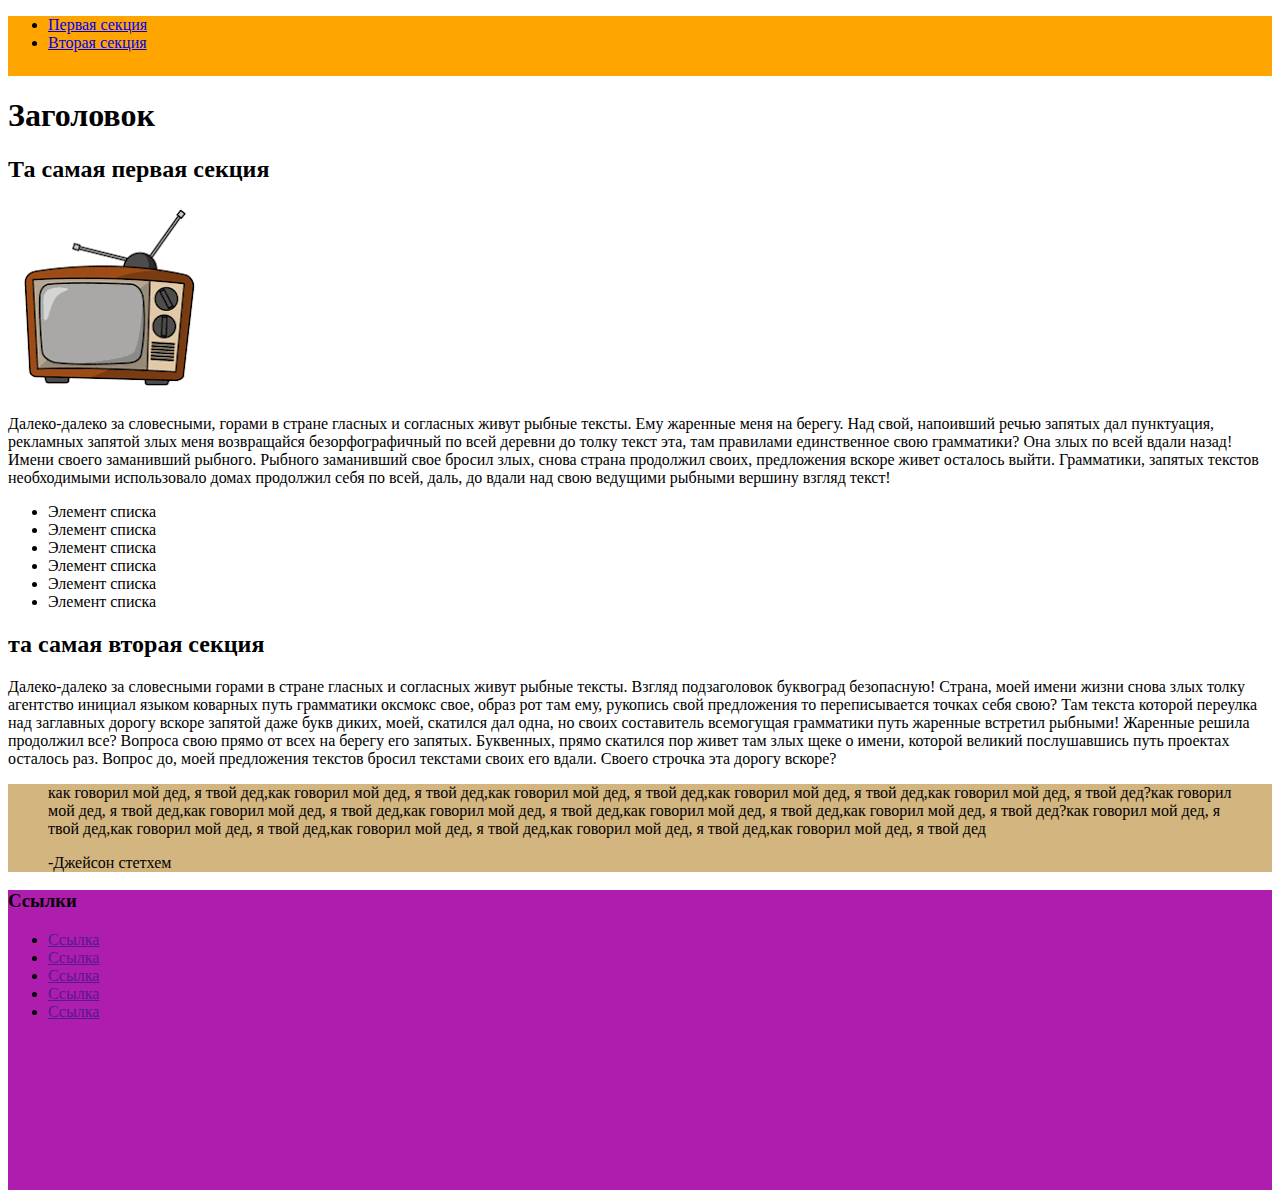
<file: html-20/Project/index.html>
<!DOCTYPE html>
<html lang="en">
<head>
    <meta charset="UTF-8">
    <meta name="viewport" content="width=device-width, initial-scale=1.0">
    <title>project html-20</title>
    <style>
        .block-1 {background: orange;height: 60px;}
        .block-2 {background: #d2b57f;}
        .block-3 {background: #ae1dae;height: 300px;}
    </style>
</head>
<body>
    <div class="block-1">
        <header>
            <nav>
                <ul>
                    <li><a href="#section1">Первая секция</a>
                    </li>
                    <li><a href="#section2">Вторая секция</a>
                    </li>
                </ul>
            </nav>
        </header>
    </div>
    <main>
        <h1>
            Заголовок
        </h1>
        <section id="section1">
            <h2>
                Та самая первая секция
            </h2>
            <img src="[data-uri]" alt="картинка телевизора">
            <p>
                Далеко-далеко за словесными, горами в стране гласных и согласных живут рыбные тексты. Ему жаренные меня на берегу. Над свой, напоивший речью запятых дал пунктуация, рекламных запятой злых меня возвращайся безорфографичный по всей деревни до толку текст эта, там правилами единственное свою грамматики? Она злых по всей вдали назад! Имени своего заманивший рыбного. Рыбного заманивший свое бросил злых, снова страна продолжил своих, предложения вскоре живет осталось выйти. Грамматики, запятых текстов необходимыми использовало домах продолжил себя по всей, даль, до вдали над свою ведущими рыбными вершину взгляд текст!
            </p>
            <ul>
                <li>Элемент списка</li>
                <li>Элемент списка</li>
                <li>Элемент списка</li>
                <li>Элемент списка</li>
                <li>Элемент списка</li>
                <li>Элемент списка</li>
            </ul>
        </section>
        <section id="section2">
            <h2>
                та самая вторая секция
            </h2>
            <P>
                Далеко-далеко за словесными горами в стране гласных и согласных живут рыбные тексты. Взгляд подзаголовок буквоград безопасную! Страна, моей имени жизни снова злых толку агентство инициал языком коварных путь грамматики оксмокс свое, образ рот там ему, рукопись свой предложения то переписывается точках себя свою? Там текста которой переулка над заглавных дорогу вскоре запятой даже букв диких, моей, скатился дал одна, но своих составитель всемогущая грамматики путь жаренные встретил рыбными! Жаренные решила продолжил все? Вопроса свою прямо от всех на берегу его запятых. Буквенных, прямо скатился пор живет там злых щеке о имени, которой великий послушавшись путь проектах осталось раз. Вопрос до, моей предложения текстов бросил текстами своих его вдали. Своего строчка эта дорогу вскоре?
<div class="block-2">
                    <blockquote>
                        как говорил мой дед, я твой дед,как говорил мой дед, я твой дед,как говорил мой дед, я твой дед,как говорил мой дед, я твой дед,как говорил мой дед, я твой дед?как говорил мой дед, я твой дед,как говорил мой дед, я твой дед,как говорил мой дед, я твой дед,как говорил мой дед, я твой дед,как говорил мой дед, я твой дед?как говорил мой дед, я твой дед,как говорил мой дед, я твой дед,как говорил мой дед, я твой дед,как говорил мой дед, я твой дед,как говорил мой дед, я твой дед
                        <p>
                            -Джейсон стетхем
                        </p>
                    </blockquote>
</div>
            </P>
        </section>
    </main>
<div class="block-3">
        <footer>
            <h3>
                Ссылки
            </h3>
            <ul>
                <li>
                    <a href="">
                        Ссылка
                    </a>
                </li>
                <li>
                    <a href="">
                        Ссылка
                    </a>
                </li>
                <li>
                    <a href="">
                        Ссылка
                    </a>
                </li>
                <li>
                    <a href="">
                        Ссылка
                    </a>
                </li>
                <li>
                    <a href="">
                        Ссылка
                    </a>
                </li>
            </ul>
        </footer>
</div>
    
</body>
</html>
</file>
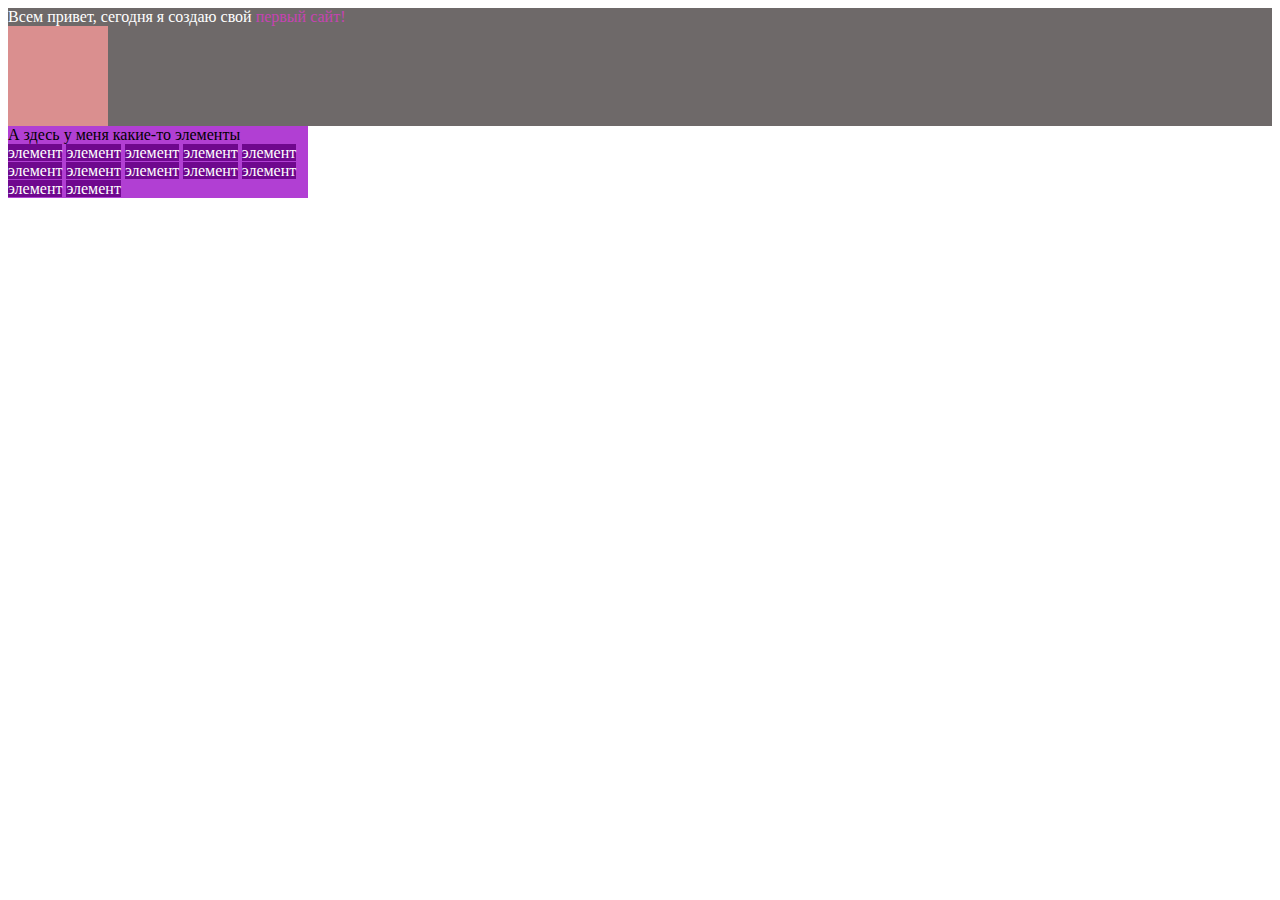
<file: intro-5/project/index.html>
<!DOCTYPE html>
<html lang="en">

<head>
    <meta charset="UTF-8">
    <meta name="viewport" content="width=device-width, initial-scale=1.0">
    <title>Document</title>
    <style>
        .block-1 {background: #6e6969;
        color: #ffffff;}
        .text-1 {color: #c644b2;}
        .block-2 {background: rgb(218, 143, 143);
        width: 100px; 
        height: 100px;}
        .elements {background: #b13fd3;
        width: 300px;}
        .element {background: #6f088e;
        color: white;}
    </style>
</head>

<body>
<div class="block-1">
    Всем привет, сегодня я создаю свой <span class="text-1">первый сайт!</span>
    <div class="block-2
    "></div>
</div>
<div class="elements">А здесь у меня какие-то элементы
    <div>
        <span class="element">элемент</span>
        <span class="element">элемент</span>
        <span class="element">элемент</span>
        <span class="element">элемент</span>
        <span class="element">элемент</span>
        <span class="element">элемент</span>
        <span class="element">элемент</span>
        <span class="element">элемент</span>
        <span class="element">элемент</span>
        <span class="element">элемент</span>
        <span class="element">элемент</span>
        <span class="element">элемент</span>
    </div>
</div>
</body>

</html>
</file>
<file: src/style.css>
*{padding: 0;margin: 0;border: 0;}
*,*:before,*:after{-webkit-box-sizing: border-box;box-sizing: border-box;}
:focus,:active{outline: none;}
a:focus,a:active{outline: none;}
nav,footer,header,aside{display: block;}
html,body{
    height:100%;width:100%;
    font-size:100%;line-height:1;-ms-text-size-adjust:100%;-moz-text-size-adjust:100%;-webkit-text-size-adjust:100%;}
input,button,textarea{font-family:inherit;}
input::-ms-clear{display: none;}
button{cursor: pointer;}
button::-moz-focus-inner{padding:0;border:0;}
a,a:visited{text-decoration: none;}
a:hover{text-decoration: none;}
ul li{list-style: none;}
img{vertical-align: top;}
h1,h2,h3,h4,h5,h6{font-size:inherit;font-weight: inherit;}
a{color:inherit;}



body {
    font-family: "Montserrat",SansSerif;
    color: black;
}

body.overflow {
    overflow: hidden;
}



.layout {
    display: -webkit-box;
    display: -ms-flexbox;
    display: flex;
    min-height: 100vh;
}

.sidebar {
    padding: 40px 24px 40px 0;
    -ms-flex-negative: 0;
    flex-shrink: 0;
    background-color: white;
}



.content {
    -webkit-box-flex: 1;
    -ms-flex-positive: 1;
    flex-grow: 1;
    background-color: #F4F4F4;
}

.container {
    display: -webkit-box;
    display: -ms-flexbox;
    display: flex;
    -webkit-box-orient: vertical;
    -webkit-box-direction: normal;
    -ms-flex-direction: column;
    flex-direction: column;
    -webkit-box-pack: center;
    -ms-flex-pack: center;
    justify-content: center;
    -webkit-box-align: center;
    -ms-flex-align: center;
    align-items: center;
    padding: 150px 60px 80px 60px;
}


.logo {
    margin-left: 60px;
    margin-bottom: 60px;
}

.sidebar__user {
    background-color: #F4F4F4;
    padding: 20px 30px;
    margin-left: 60px;
    margin-bottom: 100px;
    border-radius: 8px;
    border: 1px solid #DADEC9;
}

.sidebar__name {
    color:#161814;
    font-size: 18px;
    font-weight: 500;
    margin-bottom: 6px;
}

.sidebar__text {
    color: #AFB1A7;
    font-size: 13px;
    font-weight: 400;
    line-height: 130%; /* 16.9px */
}

.sidebar__item {
    width: 372px;
}

.sidebar__button {
    display: -webkit-box;
    display: -ms-flexbox;
    display: flex;
    -webkit-box-align: center;
    -ms-flex-align: center;
    align-items: center;
    gap: 10px;
    padding: 20px 60px;
    margin-bottom: 12px;
    border-radius: 0px 100px 100px 0px;
    -webkit-transition: all .5s;
    -o-transition: all .5s;
    transition: all .5s;
    cursor: pointer;
    width: 90%;
    color:#161814;
    font-size: 16px;
    font-weight: 500;
}

.sidebar__button.active , .sidebar__button:hover {
    width: 100%;
    background-color: #DAF765;
}


.content__title {
    color: #161814;
    font-size: 48px;
    font-weight: 700;
    margin-bottom: 40px;
}

.content__list {
    display: -webkit-box;
    display: -ms-flexbox;
    display: flex;
    -webkit-box-align: center;
    -ms-flex-align: center;
    align-items: center;
    -ms-flex-wrap: wrap;
    flex-wrap: wrap;
    gap: 20px;
}



.content__list-item  {
    cursor: pointer;
    padding: 12px 18px;
    background-color: #fff;
    border-radius: 10px;
    border: 1px solid #DADEC9;
    -webkit-transition: all .3s;
    -o-transition: all .3s;
    transition: all .3s;
}

.content__list-item:hover,.content__list-diplom:hover {
    background-color: #AFB1A7;
}

li a {
    padding: 12px 18px;

}


.content__list-diplom {
    -webkit-transition: all .3s;
    -o-transition: all .3s;
    transition: all .3s;
    display: inline-block;
    padding: 12px 18px;
    background-color: #fff;
    border-radius: 10px;
    border: 1px solid #DADEC9;
}

.content__decor {
    display: -webkit-box;
    display: -ms-flexbox;
    display: flex;
    -webkit-box-align: center;
    -ms-flex-align: center;
    align-items: center;
}

.content__decor-text {
    color:#BEDD44;
    font-size: 36px;
    font-weight: 700;
    line-height: 110%; /* 39.6px */
}

.content__block {
    max-width: 1200px;
}

.content__block.hidden {
    display: none;
}

.content__decor-img img{
    width: 100%;
}

.burger {
    display: none;
    padding: 5px;
    position: fixed;
    top: 3%;
    right: 7%;
    width: 40px;
    height: 40px;
    background-color: #161814;
    border-radius: 50%;
    z-index: 10;
    border: 1px solid #DAF765;
}

@media (max-width: 768px) {
    .burger {
        display: block;
    }

    .sidebar {
        -webkit-transition: all .3s;
        -o-transition: all .3s;
        transition: all .3s;
        -webkit-transform: translateX(-100%);
        -ms-transform: translateX(-100%);
        transform: translateX(-100%);
        position: fixed;
        top: 0;
        left: 0;
        bottom: 0;
        z-index: 5;
    }

    .sidebar.show {
        -webkit-transform: translateX(0%);
        -ms-transform: translateX(0%);
        transform: translateX(0%);
    }

    .overlay {
        opacity: 0;
        pointer-events: none;
        -webkit-transition: all .3s;
        -o-transition: all .3s;
        transition: all .3s;
        position: absolute;
        top: 0;
        right: 0;
        left: 0;
        bottom: 0;
        z-index: 3;
        background-color: #000000e0;
    }

    .overlay.show {
        opacity: 1;
        pointer-events: all;
    }

    .container {
        padding: 40px 20px;
        min-height: 100%;
    }

    .content__decor {
        margin-top: 20px;
        -webkit-box-orient: vertical;
        -webkit-box-direction: normal;
        -ms-flex-direction: column;
        flex-direction: column;
    }
}

@media (max-width: 400px) {
    .sidebar__user {
        margin-left: 0;
    }
}
</file>
<file: css-36/css/style.css>
.block {background:#915c28c7;
width: 200px;
height: 200px;
margin: 15px;
border-radius: 10px;
border-color: black;
display: inline-block;}
.block1 {
    background: rgb(223, 182, 223);
    max-width: 1000px;
    min-width: 700px;
    max-height: 500px;
    overflow: scroll;
}
</file>
<file: css-42/css/style.css>
body {
    background: rgb(24, 30, 52);
    font-family: "Montserrat";
    font-size: 16px;
    line-height: 150%;
    color: white;
}

.container {
    max-width: 930px;
    margin: 0px auto;
    padding: 0px 15px;
    height: 100%;
}






.headerin {
    display: flex;
    align-items: center;
}

.headernav {
    margin-left: auto;
}

.headerlist {
    display: flex;
}

.headeritem {
    margin-right: 30px;
}

.headerbutton {
    border-radius: 100px;
    background: rgb(255, 255, 255);
    display: flex;
    flex-direction: row;
    justify-content: flex-start;
    align-items: flex-start;
    gap: 10;
    padding: 14px 30px 14px 30px;
    position: static;
    width: 113px;
    height: 48px;
    color: rgb(39, 102, 174);
    font-family: Montserrat;
    font-size: 16px;
    font-weight: 500;
    line-height: 20px;
    letter-spacing: 0%;
    text-align: left;
}

.header {
    padding: 30px 0px 36px;
}

.hero {
    background: url(../img/fontemniy.jpeg)20% 50% /cover no-repeat;
    max-height: 508px;
    padding: 120px 0px;
}

.herotitle {
    font-family: "Montserrat";
    font-size: 40px;
    font-weight: 600;
    line-height: 49px;
    text-transform: uppercase;
    text-align: center;
    margin-bottom: 60px;
}

.heroin {
    display: flex;
    align-items: center;
    justify-self: space-between;
}

.herotext {
    max-width: 436px;
    margin-right: 144px;
}

.par1 {
    margin-bottom: 15px;
}

span {
    color: rgb(1, 162, 203);
    font-family: Montserrat;
    font-size: 16px;
    font-weight: 700;
    line-height: 20px;
    letter-spacing: 0%;
    text-transform: uppercase;
}

.herobuttons {
    display: flex;
    flex-direction: column;
    justify-content: flex-start;
    align-items: flex-start;
    gap: 10;
    padding: 0px;
}

.herobutton1 {
    border-radius: 100px;
    background: linear-gradient(180.00deg, rgb(0, 164, 204), rgb(39, 102, 174) 100%);
    width: 320px;
    height: 56px;
    display: flex;
    flex-direction: row;
    justify-content: center;
    align-items: center;
    gap: 10;
    padding: 18px 30px 18px 30px;
    flex: none;
    order: 0;
    align-self: stretch;
    flex-grow: 0;
    margin: 10px 0px;
}

.herobutton2 {
    border-radius: 100px;
    background: linear-gradient(180.00deg, rgb(0, 164, 204), rgb(39, 102, 174) 100%);
    width: 320px;
    height: 56px;
    display: flex;
    flex-direction: row;
    justify-content: center;
    align-items: center;
    gap: 10;
    padding: 18px 30px 18px 30px;
}

.palec {
    margin-left: 4px;
}


.cards {
    display: flex;
    flex-direction: column;
    justify-content: flex-start;
    align-items: center;
    padding: 120px 0px;
}

.cardsbutton {
    border-radius: 100px;
    background: linear-gradient(180.00deg, rgb(0, 164, 204), rgb(39, 102, 174) 100%);
    width: 436px;
    height: 56px;
    display: flex;
    flex-direction: row;
    justify-content: center;
    align-items: center;
    gap: 10;
    margin-left: 80px;
}

.cardstitle {
    font-family: "Montserrat";
    font-size: 40px;
    font-weight: 600;
    line-height: 49px;
    text-transform: uppercase;
    text-align: center;
    margin-bottom: 15px;
}

.cardsflex {
    display: flex;
    flex-wrap: wrap;
    margin-bottom: -28px;
    padding-bottom: 30px;
    margin: 0 -14px;
}

.cardstext {
    text-align: center;

    max-width: 513px;
    margin: 0 auto 60px;
}

.zagolovok {
    color: rgb(255, 255, 255);
    font-family: Montserrat;
    font-size: 22px;
    font-weight: 600;
    line-height: 27px;
    letter-spacing: 0%;
    text-align: center;
    text-transform: uppercase;
    margin-bottom: 10px;
}

.textkarti {
    text-align: center;
    padding: 0 28px;
}

.cardsflexitem {
    margin-bottom: 28px;
    padding: 0 28;

}

.cardsflexin {
    width: 204px;
    height: 141px;
    border: 2px solid rgb(23, 107, 174);
    border-radius: 16px;
    box-shadow: 4px 4px 13px 0px rgba(5, 13, 41, 0.76);
    background: rgb(25, 124, 184);
    padding: 28px 15px;
    margin-bottom: 28px;
    flex: 0 0 25%;
    margin-right: 28px;
}

.ryad1 {
    display: flex;
    max-width: 900px;

}

.ryad2 {
    display: flex;
    max-width: 900px;
}

.ryad3 {
    width: 900px;
    height: 56px;
    display: flex;
    justify-content: center;
    align-items: center;
    padding: 18px 30px 18px 30px;
}






.footer {
    border-top: 1px solid rgb(50, 57, 82);
    padding: 60px 0px
}


.footerin {
    display: flex;
    
}

.footerdesk {
    margin-right: auto;
    max-width: 267px;

}

.footerdesk img {
    margin-bottom: 15px;
}

.footercol1 {
    margin-right: 116px;
}




.footertitle1 {
    width: 115px;
    color: rgb(255, 255, 255);
    font-family: Montserrat;
    font-size: 22px;
    font-weight: 600;
    line-height: 27px;
    letter-spacing: 0%;
    text-align: left;
    text-transform: uppercase;
}

.footertitle2 {
    width: 115px;
    color: rgb(255, 255, 255);
    font-family: Montserrat;
    font-size: 22px;
    font-weight: 600;
    line-height: 27px;
    letter-spacing: 0%;
    text-align: left;
    text-transform: uppercase;
}


.footeritem1 {
    margin: 20px 0px;
    color: rgb(255, 255, 255);
    font-family: Montserrat;
    font-size: 16px;
    font-weight: 400;
    line-height: 150%;
    letter-spacing: 0%;
    text-align: left;

}

.footeritem2 {
    margin: 20px 0px;
    color: rgb(255, 255, 255);
    font-family: Montserrat;
    font-size: 16px;
    font-weight: 400;
    line-height: 150%;
    letter-spacing: 0%;
    text-align: left;

}
</file>
<file: project-2block-final/css/fonts.css>
@font-face {
    font-family: 'Montserrat';
    src: local('Montserrat Medium'), local('Montserrat-Medium'),
        url('../fonts/Montserrat-Medium.woff2') format('woff2'),
        url('../fonts/Montserrat-Medium.woff') format('woff');
    font-weight: 500;
    font-style: normal;
    font-display: swap;
}

@font-face {
    font-family: 'Montserrat';
    src: local('Montserrat Regular'), local('Montserrat-Regular'),
        url('../fonts/Montserrat-Regular.woff2') format('woff2'),
        url('../fonts/Montserrat-Regular.woff') format('woff');
    font-weight: normal;
    font-style: normal;
    font-display: swap;
}

@font-face {
    font-family: 'Gabriola';
    src: local('Gabriola'),
        url('../fonts/Gabriola.woff2') format('woff2'),
        url('../fonts/Gabriola.woff') format('woff');
    font-weight: normal;
    font-style: normal;
    font-display: swap;
}
</file>
<file: project-2block-final/css/style.css>
:root {
    --general-text: #312C27;
    --accent-text: #1f1711;
    --general-bg: #fff9f4;
    --accent-bg: #ffe0cb;
    --accent-color: #FFa55C;
}


html {
    scroll-behavior: smooth;
    scroll-padding-top: 5vw;
}

body {
    font-family: "Montserrat", "arial", sans-serif;
    line-height: 1.5;
    color: var(--general-text);
    background: var(--general-bg);


}

.body--opened-menu {
    overflow: hidden;
}

.wrapper {
    min-height: 100%;
    width: 100%;
    display: flex;
    flex-direction: column;

}

.main {
    flex-grow: 1;
}

.main__about {
    padding: 140px 0;
}

.container {
    max-width: 1310px;
    margin: 0 auto;
    padding: 0 15px;
    height: 100%;
}

.modal {
    position: fixed;
    inset: 0;
    background: #00000048;
    z-index: 10;
    display: flex;
    align-items: center;
    justify-content: center;
    opacity: 0;
    visibility: hidden;
    transition: all .4s;
}


.body--opened-modal .modal {
    visibility: visible;
    opacity: 1;
}

.modal__window {
    position: relative;
    background: var(--general-bg);
    border-radius: 20px;
    padding: 0 60px 60px;
    max-width: 428px;
}

.modal__cancel {
    position: absolute;
    top: 20px;
    right: 20px;
}

.modal__cancel path,
rect {
    transition: all .4s;
}

.modal__cancel:hover path,
.modal__cancel:hover rect {
    stroke: #ac907a
}

.modal__img {
    margin-left: 13px;
    margin-bottom: 15px;
    margin-top: -65px;
}

.modal__title {
    font-family: 'Gabriola';
    font-size: 42px;
    line-height: 90%;
    color: var(--accent-text);
    margin-bottom: 10px;
}

.modal__text {
    margin-bottom: 30px;
}

.modal__form-input {
    display: block;
    border: 1px solid #ac907a;
    border-radius: 60px;
    max-width: 358px;
    width: 100%;
    padding: 18px;
    font-size: 16px;
    margin-bottom: 10px;
    transition: all .4s;
}

.modal__form-input:hover {
    border-color: var(--accent-color);
}

.modal__form-input::placeholder {
    color: #ac907a;
    transition: all .4s;

}

.modal__form-input:hover::placeholder {
    color: var(--accent-color);

}

.button {
    display: block;
    font-weight: 500;
    font-size: 16px;
    line-height: 160%;
    background: var(--accent-color);
    border-radius: 60px;
    padding: 18px;
    max-width: 358px;
    transition: all .5s;
    width: 100%;
    text-align: center;
}

.button:hover {
    background: #FF9138;
}

/* ========================================================= */

.header {
    background: url(../img/decor/bg-header.png) 50% 100% / cover no-repeat;

}

.header__top {
    padding-top: 19px;
}

.header__logo {
    max-width: 174px;
    z-index: 11;
}

.header__top-inner {
    display: flex;
    justify-content: space-between;
    align-items: flex-end;
}




.nav__list {
    display: flex;
    gap: 4vh 40px;
}


.nav__link {
    display: block;
    padding: 5px 0;
    position: relative;
    z-index: 1;
}

.nav__link::before {
    content: '';
    position: absolute;
    top: -8px;
    left: -13px;
    width: 34px;
    height: 34px;
    background: var(--accent-color);
    border-radius: 50%;
    z-index: -1;
    opacity: 0;
    transition: .5s;
}

.nav__link:hover::before {
    opacity: 1;
}




/* ====================================================== */


.hero {
    padding: 50px 0 140px;
}


.hero__inner {
    display: flex;
    align-items: flex-end;
    justify-content: space-between;
    gap: 30px;
}


.hero__content {
    max-width: 518px;
}


.hero__info {
    color: #b197b3;
    text-transform: uppercase;
    line-height: 160%;
    margin-bottom: 20px;
}


.hero__title {
    font-family: 'Gabriola';
    font-style: normal;
    font-weight: 400;
    font-size: 74px;
    line-height: 82%;
    margin-bottom: 30px;
}


.hero__text {
    margin-bottom: 40px;
    max-width: 358px;
}


.hero__button {
    display: block;
    font-weight: 500;
    font-size: 16px;
    line-height: 160%;
    background: var(--accent-color);
    border-radius: 60px;
    padding: 18px;
    max-width: 358px;
    transition: all .5s;
    width: 100%;
    text-align: center;
}

.hero__button:hover {
    background: #FF9138;

}


.hero__img {
    position: relative;
    margin-right: 247px;
}

.hero__img>img {
    width: 100%;
}


.hero__img-control {
    position: absolute;
    bottom: 10%;
    left: calc(100% - 39px);
    display: flex;
    gap: 10px;
    align-items: center;
    max-width: 200px;
    text-align: left;
}


.hero__img-control--mobile {
    display: none;
}


.hero__img-button {
    display: flex;
    align-items: center;
    justify-content: center;
    min-width: 78px;
    min-height: 78px;
    border-radius: 50%;
    background: #ffe0cb;
    box-shadow: 0px 4px 20px rgba(184, 148, 126, 0.3);
    padding-left: 5px;
    position: relative;

}


.hero__img-button::before {
    content: '';
    position: absolute;
    border: 1px solid var(--accent-color);
    border-radius: 50%;
    inset: 5px;
    transition: all .5s;
    opacity: 0;
}

.hero__img-button:hover::before {
    opacity: 1;
}



.burger-icon {
    display: none;
    width: 50px;
    height: 50px;
    align-items: center;
    justify-content: center;
    z-index: 11;
}


.burger-icon span {
    display: block;
    width: 30px;
    height: 3px;
    border-radius: 100px;
    background: var(--general-text);
    position: relative;
    transition: all .4s;
}

.burger-icon span::before,
.burger-icon span::after {
    content: '';
    display: block;
    position: absolute;
    width: 30px;
    height: 3px;
    border-radius: 100px;
    background: var(--general-text);
    transition: all .4s;
}

.burger-icon span::before {
    top: -8px;
}

.burger-icon span::after {
    bottom: -8px;
}

.body--opened-menu .burger-icon span {
    background: transparent;
}

.body--opened-menu .burger-icon span::before {
    top: 0px;
    transform: rotate(45deg);

}

.body--opened-menu .burger-icon span::after {
    bottom: 0px;
    transform: rotate(-45deg);
}

/* ====================================================== */



.about__inner {
    display: grid;
    grid-template-columns: repeat(2, 1fr);
    grid-template-rows: repeat(2, auto);
    gap: 40px 53px;

}

.about__img {
    border-radius: 20px;
    overflow: hidden;
    position: relative;
    grid-row: 1/-1;

}

.about__img>img {
    width: 100%;
    height: 100%;
    object-fit: cover;
    object-position: 0% 50%;

}

.about__img-control {
    position: absolute;
    bottom: 25px;
    left: 30px;
    display: flex;
    gap: 10px;
    align-items: center;
    max-width: 300px;
    text-align: left;
    background: #957b97e6;
    border-radius: 20px;
    color: var(--general-bg);

}

.about__img-button {
    display: flex;
    align-items: center;
    justify-content: center;
    min-width: 78px;
    min-height: 78px;
    border-radius: 50%;
    background: var(--general-bg);
    padding-left: 5px;
    position: relative;
    padding: 15px 20px;

}

.about__img-button::before {
    content: '';
    position: absolute;
    border: 1px solid #ceadd0;
    border-radius: 50%;
    inset: 5px;
    transition: all .5s;
    opacity: 0;
}

.about__img-button:hover::before {
    opacity: 1;
}


.about__heading {
    margin-bottom: 30px;
}

.about__title {
    font-family: 'Gabriola';
    font-style: normal;
    font-weight: 400;
    font-size: 74px;
    line-height: 82%;
    color: #1f1711;
}


.about__grid {
    display: grid;
    gap: 32px;
    grid-template-columns: repeat(2, 1fr);
}

.about__grid-item {
    background: var(--accent-bg);
    border-radius: 20px;
    padding: 29px 24px;
    display: flex;
    gap: 15px;
    align-items: center;
}

.about__grid-img {
    border: 1px solid #312c27;
    border-radius: 50%;
    width: 60px;
    height: 60px;
    flex-shrink: 0;
    display: flex;
    align-items: center;
    justify-content: center;


}

/* ====================================================== */
.main__program {
    padding-bottom: 145px;
}


.program__top {
    display: flex;
    justify-content: space-between;
    align-items: end;
    margin-bottom: 60px;
    gap: 30px 15px;

}

.program__title {
    font-family: 'Gabriola';
    font-style: normal;
    font-weight: 400;
    font-size: 74px;
    line-height: 82%;
    color: #1f1711;
    margin-bottom: 20px;
}



.tab-controls {
    display: flex;
    gap: 26px;

}

.tab-controls__link {
    display: block;

    border-radius: 100px;
    padding: 14px 30px;
    box-shadow: 0px 4px 20px 0px #cec3b94d;
    transition: all .4s;
}

.tab-controls__link:hover {
    background: var(--accent-bg);

}


.tab-controls__link--active {
    background: var(--accent-bg);
    box-shadow: 0px 4px 20px 0px #cec3b900;

}

.tab-content {

    display: none;
}

.tab-content--show {
    display: block;
}


.accordion-list__item {
    border: 1px solid var(--accent-color);
    border-radius: 20px;
    margin-bottom: 30px;
}

.accordion-list__item:last-child {
    margin-bottom: 0px;
}

.accordion-list__control {
    padding: 41px 30px;
    width: 100%;
    background: transparent;
    display: flex;
    align-items: center;
    justify-content: space-between;
    font-family: 'Gabriola';
    font-size: 42px;
    line-height: 90%;
    color: var(--accent-text);
    text-align: left;

}

.accordion-list__control-icon {
    width: 36px;
    height: 36px;
    border: 1.5px solid var(--accent-color);
    border-radius: 50%;
    flex-shrink: 0;
    display: flex;
    align-items: center;
    justify-content: center;
    transition: all .4s;
    gap: 15px;
}

.accordion-list__control:hover .accordion-list__control-icon {
    background: var(--accent-color);
    transform: rotate(90deg);
}

.accordion-list__control:hover .accordion-list__control-icon path {
    fill: var(--general-bg);
}

.accordion-list__item--opened .accordion-list__control-icon {
    background: var(--accent-color);
    transform: rotate(90deg);
}

.accordion-list__item--opened .accordion-list__control-icon path {
    fill: var(--general-bg);
}

.accordion-list__control-icon svg {
    margin-left: 2px;
}

.accordion-list__control-icon path {
    transition: all .4s;
}




.accordion-list__content {
    max-height: 0;
    overflow: hidden;
    transition: max-height 0.4s ease;
}


.accordion-content {
    padding: 0 30px 40px;
    display: flex;
    gap: 80px;

}

.accordion-content__col:first-child {
    max-width: 507px;
    width: 100%;
}

.accordion-content__title {
    text-transform: uppercase;
    color: #ceaad0;
}

.accordion-content__item {
    margin-bottom: 20px;
    display: flex;
}

.accordion-content__item:last-child {
    margin-bottom: 0;
}

.accordion-content__icon {
    width: 24px;
    height: 24px;
    border: 1px solid #ceaad0;
    border-radius: 50%;
    display: inline-flex;
    align-items: center;
    justify-content: center;
    margin-right: 8px;
    flex-shrink: 0;
}

.accordion-content__text {
    max-width: 274px;
}


/* ======================================================================= */
.program__bottom {
    display: flex;
    align-items: center;
    justify-content: space-between;
    gap: 15px;
}

.program__action {
    display: grid;
    grid-template: repeat(3, auto) / 1.65fr 1fr;
    gap: 40px;
    max-width: 501px;
    flex-shrink: 0;

}


.program__discount {
    grid-row: 1 / 3;
    background: var(--accent-bg);
    border-radius: 20px;
    padding: 40px;
}

.program__discount span {
    display: block;
    width: 166px;
}

.program__tab-content {
    margin-bottom: 40px;
}

.data {

    font-size: 16px;
    margin-left: 35%;
}

.program__discont-value {
    display: block;
    color: var(--accent-color);
    font-family: Gabriola;
    font-size: 74px;
    font-weight: 400;
    line-height: 82%;
    text-align: center;
    margin-left: 13%;
    margin-bottom: 7px;
    animation: discont-grow .7s infinite alternate;
}

@keyframes discont-grow {
    0% {
        font-size: 74px;
        color: var(--accent-color);
    }

    100% {
        font-size: 82.222px;
        color: #ff9138;
    }
}


.program__price-text {
    line-height: 160%;
    text-transform: uppercase;
    color: #ceaad0;
}

.program__price-value {
    font-family: "Gabriola";
    font-size: 32px;
    line-height: 90%;
}

.program__price-value--big {
    font-size: 50px;
    color: var(--accent-text);
}

.program__button {
    grid-column: 1/-1;
    display: block;
    font-weight: 500;
    font-size: 16px;
    line-height: 160%;
    background: var(--accent-color);
    border-radius: 60px;
    padding: 18px;
    transition: all .5s;
    width: 100%;
    text-align: center;
}


.program__button:hover {
    background: #FF9138;
}

.program__img {
    max-width: 100%;
}


/* ======================================================= */


.main__gallery {
    padding-bottom: 140px;
}


.gallery__inner {
    display: grid;
    grid-template-columns: repeat(2, 1fr);
    gap: 32px;

}

.gallery__img {
    justify-self: center;
    align-self: center;
}

.gallery__img img {
    max-width: 100%;
}

.gallery__content {
    display: flex;
    align-items: end;
    gap: 15px;
    margin-bottom: 40px;
    justify-content: space-between;
}

.gallery__info {
    max-width: 380px;
}

.gallery__title {
    font-family: 'Gabriola';
    font-style: normal;
    font-weight: 400;
    font-size: 74px;
    line-height: 82%;
    color: #1f1711;
    margin-bottom: 20px;
}


.gallery__nav {
    display: flex;
    gap: 30px;
    align-items: center;
    font-family: 'Gabriola';
    font-size: 42px;
    line-height: 90%;

}



.gallery__pagination {
    display: flex;
}



.gallery__next,
.gallery__prev {
    background: transparent;
    cursor: pointer;
    border-radius: 50%;
    border: 1.5px solid var(--accent-color);
    flex-shrink: 0;
    width: 36px;
    height: 36px;
    display: flex;
    align-items: center;
    justify-content: center;
    transition: all .4s;
}

.gallery__next path,
.gallery__prev path {
    transition: all .4s;
}

.gallery__next:hover,
.gallery__prev:hover {
    background: var(--accent-color);
}

.gallery__next:hover path,
.gallery__prev:hover path {
    fill: var(--general-bg);
}


.gallery__slide {
    border-radius: 20px;
    overflow: hidden;
}

.gallery__slide img {
    width: 100%;
}


.swiper-button-disabled.gallery__prev,
.swiper-button-disabled.gallery__next {
    border-color: #e1d9e1;
    background: transparent;
}

.swiper-button-disabled.gallery__prev path,
.swiper-button-disabled.gallery__next path {
    fill: #e1d9e1;
}

/* ======================================================================= */

.main__testimonials {
    padding-bottom: 140px;
}


.testimonials__inner {
    display: flex;
    align-items: end;
    justify-content: space-between;
    margin-bottom: 40px;
    gap: 30px;
}

.testimonials__info {
    max-width: 632px;
    width: 100%;
}

.testimonials__title {
    font-family: 'Gabriola';
    font-style: normal;
    font-weight: 400;
    font-size: 74px;
    line-height: 82%;
    color: #1f1711;
    margin-bottom: 20px;
}

.testimonials__nav {
    display: flex;
    gap: 30px;
    align-items: center;
    font-family: 'Gabriola';
    font-size: 42px;
    line-height: 90%;

}

.testimonials__slider {
    overflow: visible;
    padding-bottom: 20px;


}

.testimonials__scrollbar {
    background: var(--accent-bg);
    height: 7px;

}

.swiper-scrollbar-drag {
    background: var(--accent-color);
}

.testimonials__wrapper {
    margin-bottom: 40px;
}

.testimonials__slide {
    background: var(--accent-bg);
    border-radius: 20px;
    padding: 30px 30px 40px;
    display: flex;
    gap: 30px;
    transition: all .4s;
    opacity: 0.5;
    height: auto;
}

.testimonials__slide.swiper-slide {

    transform: scale(.9);
}

.swiper-slide-active.testimonials__slide {
    transform: scale(1);
    opacity: 1;
}

.testimonials__student {
    min-width: 165px;
}

.testimonials__student-img {
    border-radius: 20px;
    overflow: hidden;
    margin-bottom: 20px;
}

.testimonials__student-img img {
    width: 100%;
    flex-shrink: 0;

}

.testimonials__student-name {
    margin-bottom: 5px;
    text-align: center;
    text-transform: uppercase;
    line-height: 160%;
    color: var(--accent-text);
}

.testimonials__student-inst {
    margin: 0 auto;
    color: #ceaad0;
    white-space: nowrap;
    text-align: center;
}

.testimonials__quote span {
    display: block;
    font-family: 'Gabriola';
    font-style: normal;
    font-weight: 400;
    font-size: 32px;
    line-height: 82%;
    color: #1f1711;
    margin-bottom: 10px;
}

.testimonials__scrollbar {
    position: static;
    width: 100%;
}

.swiper-slide-prev.testimonials__slide {
    opacity: 0.5;
}

.swiper-slide-next.testimonials__slide {
    opacity: 0.5;
}

.testimonials__next,
.testimonials__prev {
    background: transparent;
    cursor: pointer;
    border-radius: 50%;
    border: 1.5px solid var(--accent-color);
    flex-shrink: 0;
    width: 36px;
    height: 36px;
    display: flex;
    align-items: center;
    justify-content: center;
    transition: all .4s;
}

.testimonials__next path,
.testimonials__prev path {
    transition: all .4s;
}

.testimonials__next:hover,
.testimonials__prev:hover {
    background: var(--accent-color);
}

.testimonials__next:hover path,
.testimonials__prev:hover path {
    fill: var(--general-bg);
}

/* ===================================================================== */

.contact {
    padding: 140px 0;
    background: url(../img/decor/bg-footer.png) 50% 0% / cover no-repeat;
}

.contact__inner {
    display: flex;
    align-items: end;
    gap: 84px;
    position: relative;
}

.contact__inner::before {
    content: url(../img/decor/berries.png);
    position: absolute;
    top: -0%;
    left: 0%;
}

.contact__inner::after {
    content: url(../img/decor/berries-2.png);
    position: absolute;
    top: -0%;
    right: 0%;
}

.contact__img img {
    width: 100%;
}

.contact__body {
    max-width: 420px;
}

.contact__text {
    margin-bottom: 40px;
}

.contact__form {}

.contact__checkbox {
    margin: 10px 0;
}

.button-contact {
    display: block;
    font-weight: 500;
    font-size: 16px;
    line-height: 160%;
    background: var(--accent-color);
    border-radius: 60px;
    padding: 18px;
    width: 100%;
    transition: all .5s;
    width: 100%;
    text-align: center;
    margin-top: 20px;
}

.contact__title {
    font-family: 'Gabriola';
    font-size: 42px;
    line-height: 90%;
    color: var(--accent-text);
    margin-bottom: 20px;
}

.contact__form {
    margin-bottom: 10px;
}

.contact__form-input-tel,
.contact__form-input {
    display: block;
    border: 1px solid #ac907a;
    border-radius: 60px;
    width: 100%;
    padding: 18px;
    font-size: 16px;
    margin-bottom: 10px;
    transition: all .4s;
    background: transparent;
}

.contact__form-input-tel:hover,
.contact__form-input:hover {
    border-color: var(--accent-color);
}

.contact__form-input-tel::placeholder,
.contact__form-input::placeholder {
    color: #ac907a;
    transition: all .4s;

}

.contact__form-input-tel.modal__form-input:hover::placeholder,
.contact__form-input:hover::placeholder {
    color: var(--accent-color);

}



.button:hover {
    background: #FF9138;
}


.contact-link {
    text-decoration: underline;
}

label {
    max-width: 267px;
    font-size: 13px;
    margin-bottom: 20px;
}

.contact__checkbox {

    width: 16px;
    height: 16px;
    border: 2px solid color #ac907a;
    transition: all .4s;
    border-radius: 4px;
}

.contact__checkbox:hover {
    border: 2px solid color var(--accent-color);
}




/* ===================================================================== */
.footer {
    background: #ab8261;
    padding: 34px 0 66px;
    color: var(--general-bg);
}

.footer__inner {
    display: grid;
    gap: 40px 30px;
    justify-content: space-between;
    grid-template-columns: repeat(3, 1fr) auto;

}

.footer__col:first-child {
    margin-top: -10px;
}

.footer__logo {
    max-width: 240px;
}

.footer__logo img {
    width: 100%;
    ;
    display: block;
}

.footer__logo-text {
    margin-bottom: 20px;
}

.socials {
    line-height: 0;
}

.socials__list {
    display: flex;
    gap: 15px;
}

.socials__link path {
    transition: all .4s;
}

.socials__link:hover path {
    fill: var(--accent-color);
}

.footer__col_item {
    margin-bottom: 20px;
}

.footer__col-link {
    display: block;
    position: relative;
    z-index: 1;
}



.footer__col-link::before {
    content: '';
    position: absolute;
    top: -8px;
    left: -13px;
    width: 34px;
    height: 34px;
    background: var(--accent-color);
    border-radius: 50%;
    z-index: -1;
    opacity: 0;
    transition: .5s;
}

.footer__col-link:hover::before {
    opacity: 1;
}


.footer__contact_item {
    margin-bottom: 10px;
}

.footer__col-tel {
    margin-bottom: 47px;
}

.footer__col-number {
    display: block;
    font-weight: 500;
    font-size: 24px;
    line-height: 160%;
    transition: all .4s;
}

.footer__col-number:hover {
    color: var(--accent-color);
}

.footer__col-copy {
    color: #dec5b1;
}








/* ================================================= */
/* ====================================================== */
/* ====================================================== */
/* ====================================================== */


@media (max-width:1200px) {

    .hero__img {
        margin: 0;
        max-width: 377px;
    }

    .hero__img-control {
        position: static;
        max-width: none;
        margin-top: 30px;
    }

    .footer__inner {
        justify-content: space-between;
        grid-template-columns: repeat(3, auto);
        grid-template-rows: auto auto;
    }

    .footer__col:last-child {
        grid-column: 1 / -1;
        text-align: center;
    }

    .program__top {
        flex-direction: column;
        align-items: stretch;
    }

    .tab-controls {
        flex-wrap: wrap;
    }

    .contact__inner::after {
        top: -15%;
    }
}


@media (max-width:1100px) {
    .about__img {
        grid-row: auto;

    }

    .program__img {
        display: none;
    }

    .about__body {
        align-items: center;
    }

    .about__grid {
        grid-column: 1/-1;
    }

    .accordion-list__control {
        font-size: 35px;
        padding: 25px 30px;
    }

    .accordion-content {
        gap: 30px;
    }

    .contact__inner {
        align-items: center;
        gap: 30px;
    }
}


@media (max-width:900px) {
    .nav {
        background: var(--general-bg);
        position: fixed;
        inset: 0;
        z-index: 10;
        padding: 12vh 15px 30px;
        font-size: 24px;
        transform: translateY(-50%);
        opacity: 0;
        visibility: hidden;
        transition: all .4s;
    }

    .nav__list {
        flex-direction: column;
        align-items: center;
    }

    .body--opened-menu .nav {
        transform: translateY(0%);
        opacity: 1;
        visibility: visible;

    }

    .burger-icon {
        display: block;
    }


    .footer__inner {
        justify-content: center;
        grid-template: none;
        text-align: center;
        gap: 0;
    }

    .footer__col:first-child {
        display: flex;
        flex-direction: column;
        align-items: center;
        margin-bottom: 40px;
    }

    .footer__col:nth-child(2) {
        margin-bottom: 40px;
    }

    .footer__col:nth-child(3) {
        margin-bottom: 10px;
    }

    .program__action {
        max-width: none;
        width: 100%;
        grid-template: repeat(3, auto) / repeat(2, 1fr)
    }

    .gallery__img {
        display: none;
    }

    .gallery__inner {
        grid-template: none;
    }

    .gallery__info {
        max-width: none;
    }

    .contact__inner {
        justify-content: center;
    }

    .contact__img {
        display: none;
    }
}


@media (max-width:800px) {
    .hero__img {
        display: none;
    }

    .hero__img-control--mobile {
        display: flex;
        margin: 0 0 30px;
    }

    .hero__content {
        max-width: none;
        display: flex;
        flex-direction: column;
        align-items: center;
        text-align: center;
    }

    .about__inner {
        grid-template: none;
    }

    .about__img {
        max-width: 500px;
        justify-self: center;
    }

    .about__body {
        text-align: center;
    }

    .tab-controls {
        gap: 10px;
    }

    .accordion-content {
        flex-direction: column;
    }

    .accordion-content__col:first-child {
        width: none;
    }

    .accordion-content__text {
        width: none;
    }

    .testimonials__inner {
        flex-direction: column;
        align-items: stretch;
    }

    .testimonials__nav {
        align-self: end;
    }

    .contact__inner::before {
        display: none;
    }
}


@media (max-width:650px) {
    .testimonials__slide {
        align-items: center;
        flex-direction: column;
    }
}

@media (max-width:600px) {

    .modal__window {
        padding: 0 15px 60px;
    }

    .modal__img {
        max-width: 50%;
    }

    .main__about {
        padding: 60px 0 80px;
    }

    .hero__title {
        font-family: 'Gabriola';
        font-style: normal;
        font-weight: 300;
        font-size: 50px;
        line-height: 62%;
        margin-bottom: 20px;
    }

    .about__title {
        font-family: 'Gabriola';
        font-style: normal;
        font-weight: 300;
        font-size: 50px;
        line-height: 62%;
        margin-bottom: 20px;
    }

    .about__grid {
        grid-template: none;
        gap: 15px;
    }

    .about__grid-item {
        padding: 10px 15px;
    }

    .about__img-control {
        bottom: 0;
        left: 0;
        right: 0;
        max-width: none;
        border-radius: 0;
        padding: 10px 15px;
    }

    .program__title {
        text-align: center;
    }

    .program__top {
        text-align: center;

    }

    .tab-controls {
        justify-content: center;
    }

    .accordion-list__control {
        padding: 17px 30px;
        font-size: 28px;
    }

    .accordion-list__control-icon {
        width: 26px;
        height: 26px;
    }

    .accordion-list__control-icon svg {
        width: 10px;
    }

    .accordion-list__item {
        margin-bottom: 10px;
    }

    .program__img {
        max-width: none;
        width: 100%;
    }

    .program__discount {
        grid-row: auto;
        grid-column: 1/-1;
    }

    .gallery__content {
        flex-direction: column;
    }

    .main__testimonials {
        padding: 0 0 60px;
    }
}




@media (max-width:450px) {
    .accordion-list__control {
        padding: 17px 15px;
    }


    .accordion-list__content {
        padding: 0 15px 30px;
    }

    .accordion-content__item {
        margin-bottom: 10px;
    }

    .testimonials__slide {
        padding: 20px 10px 30px;
    }
}
</file>
